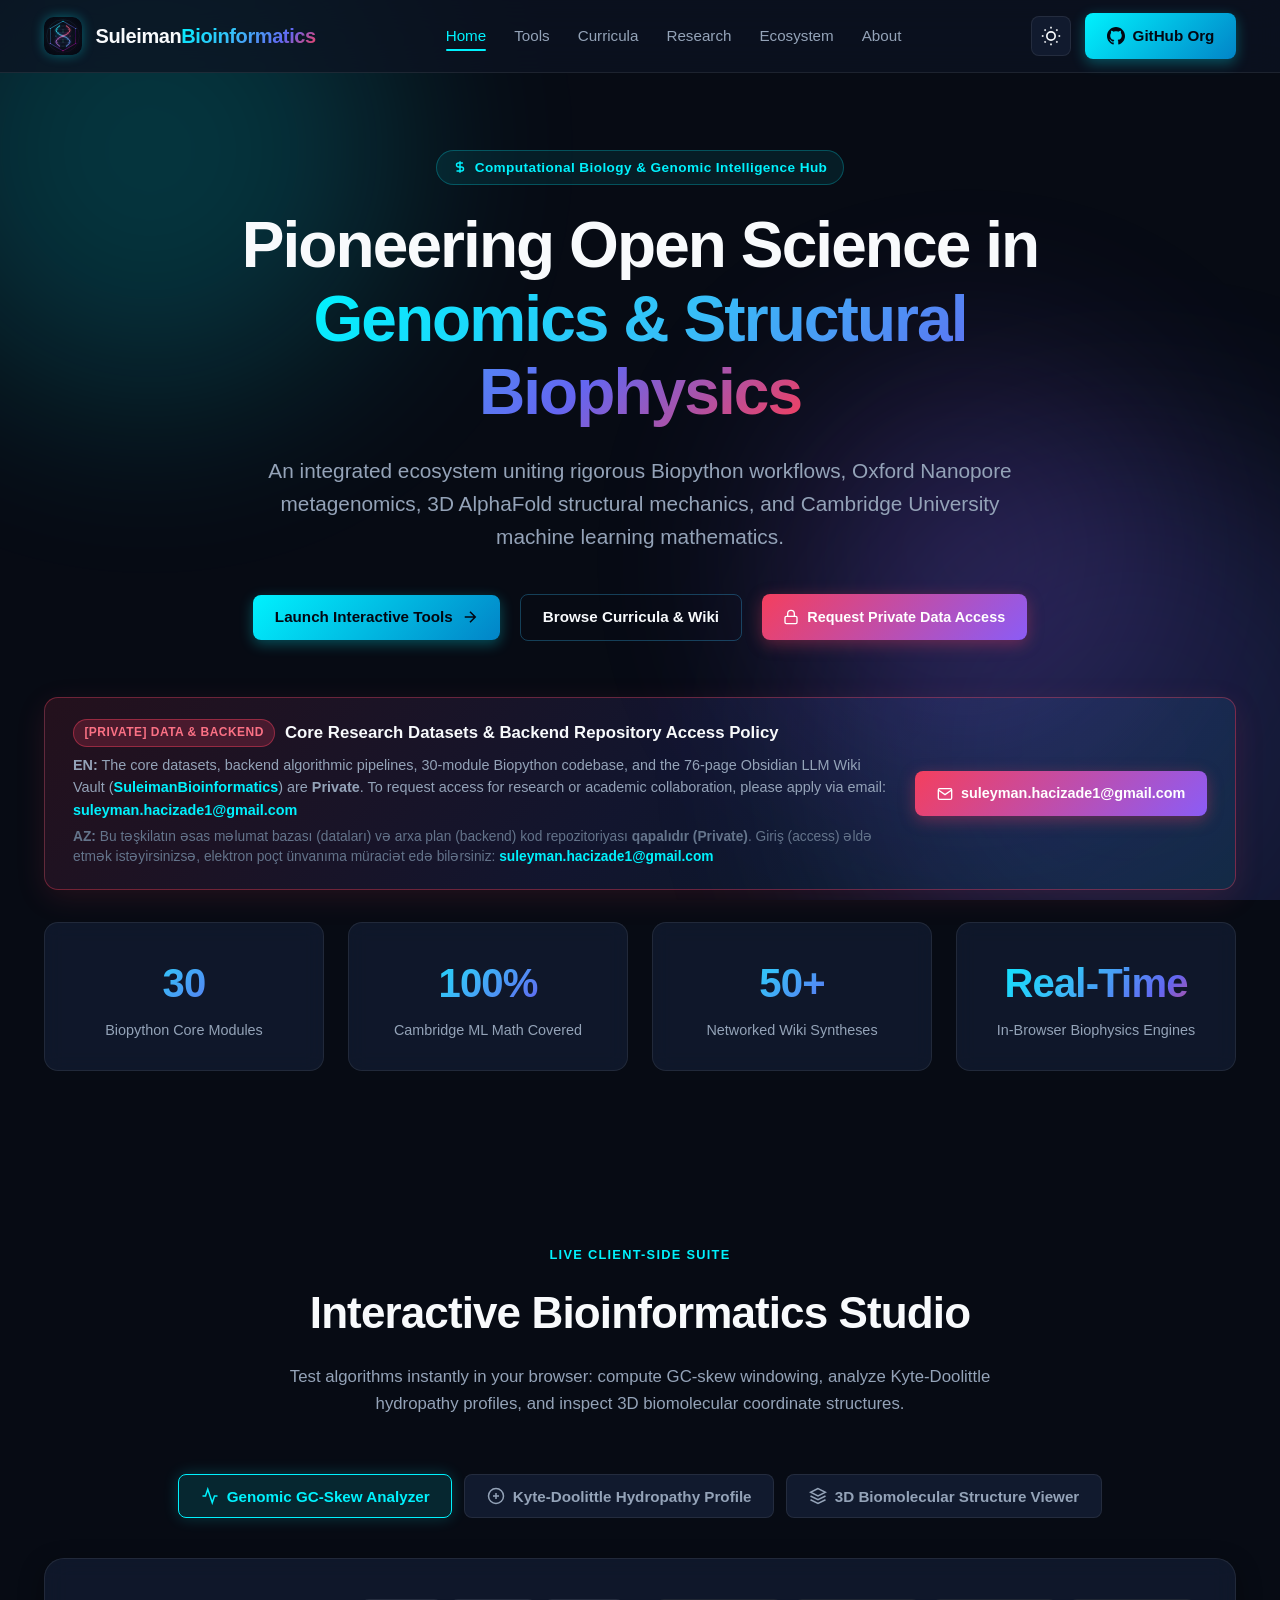
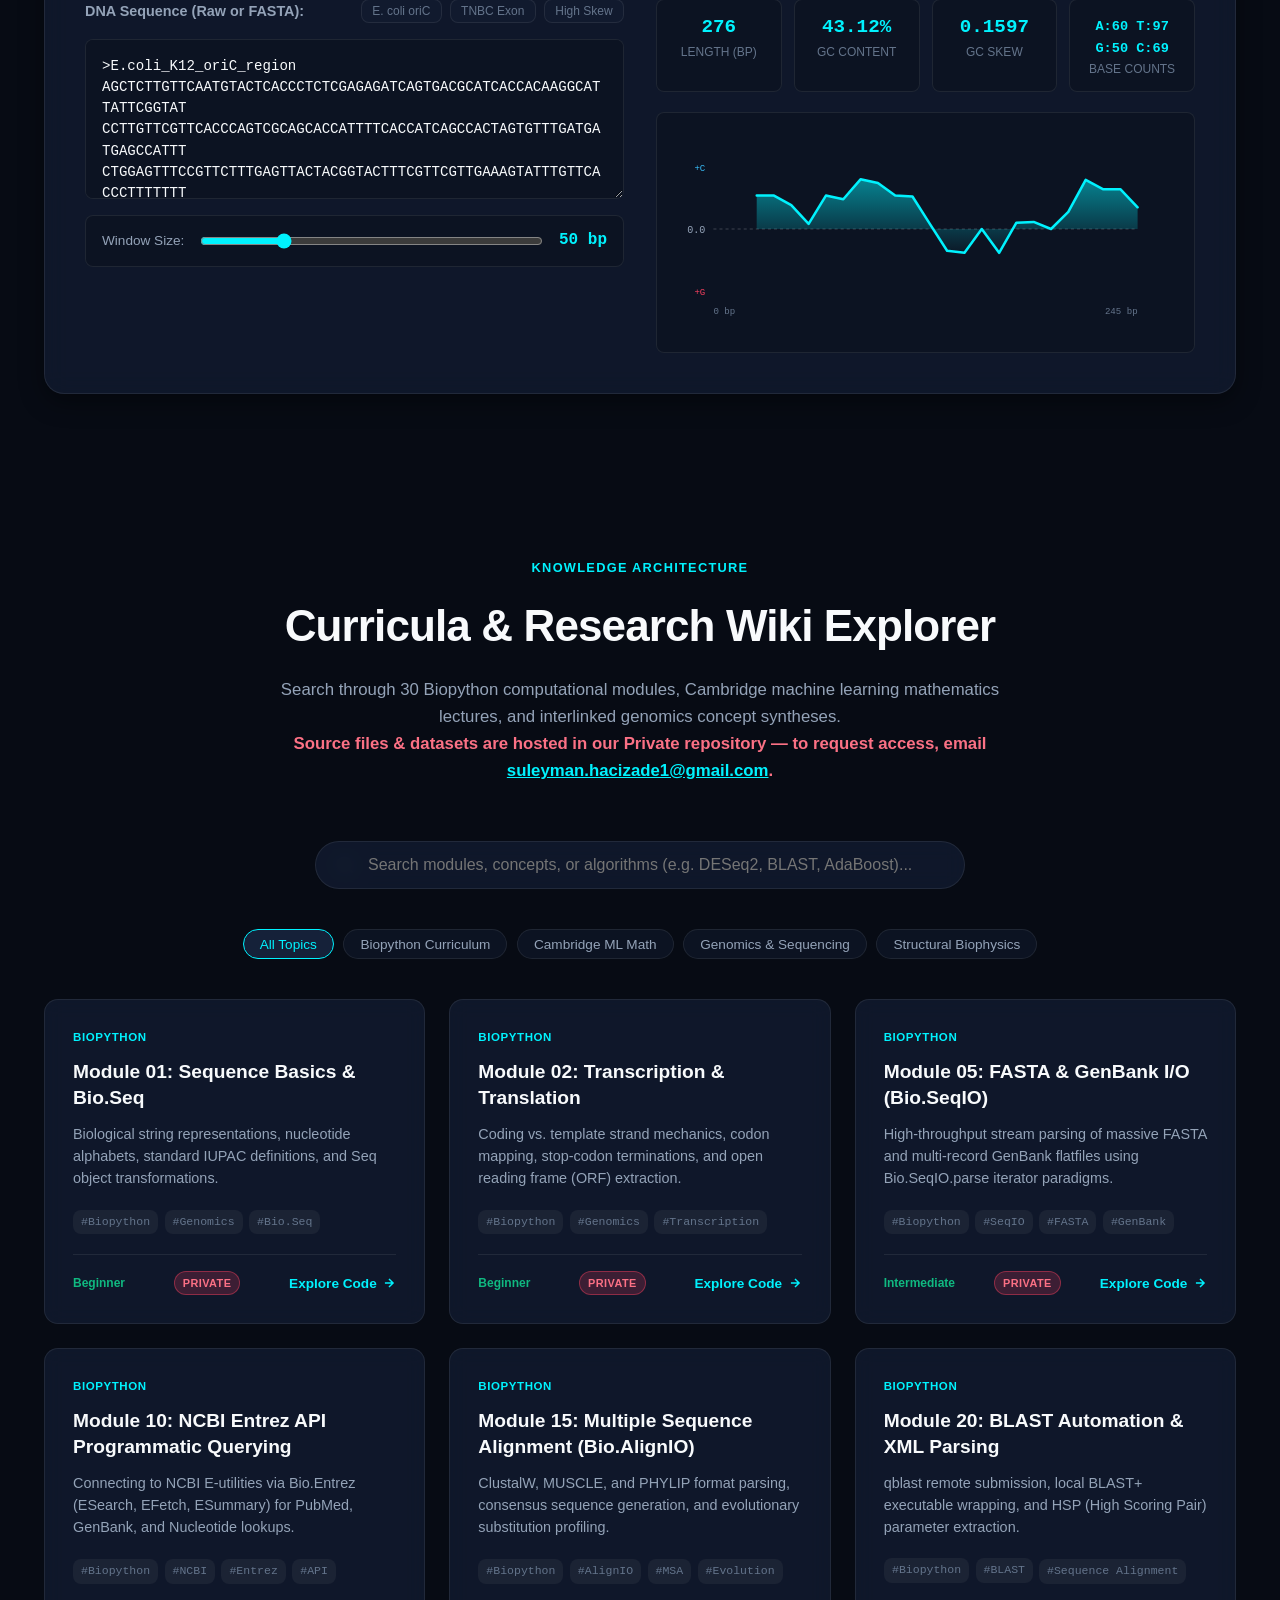
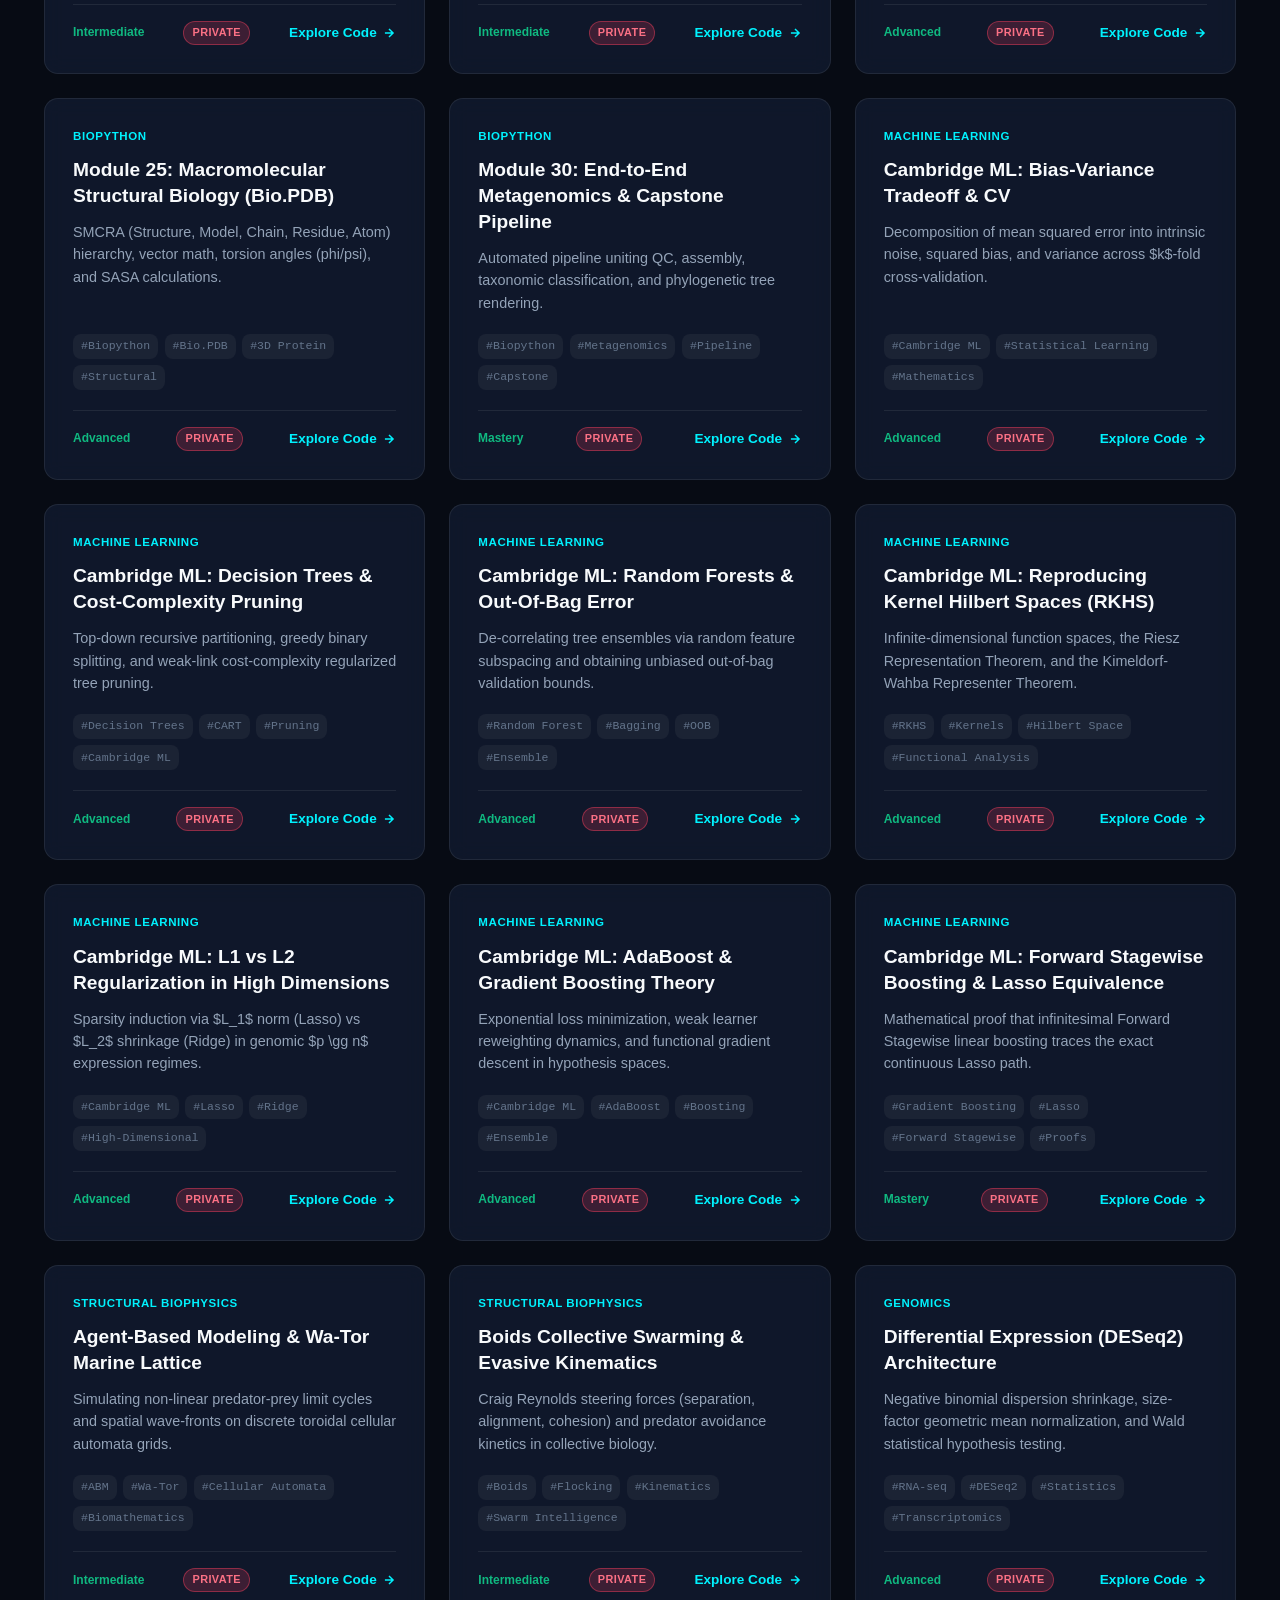
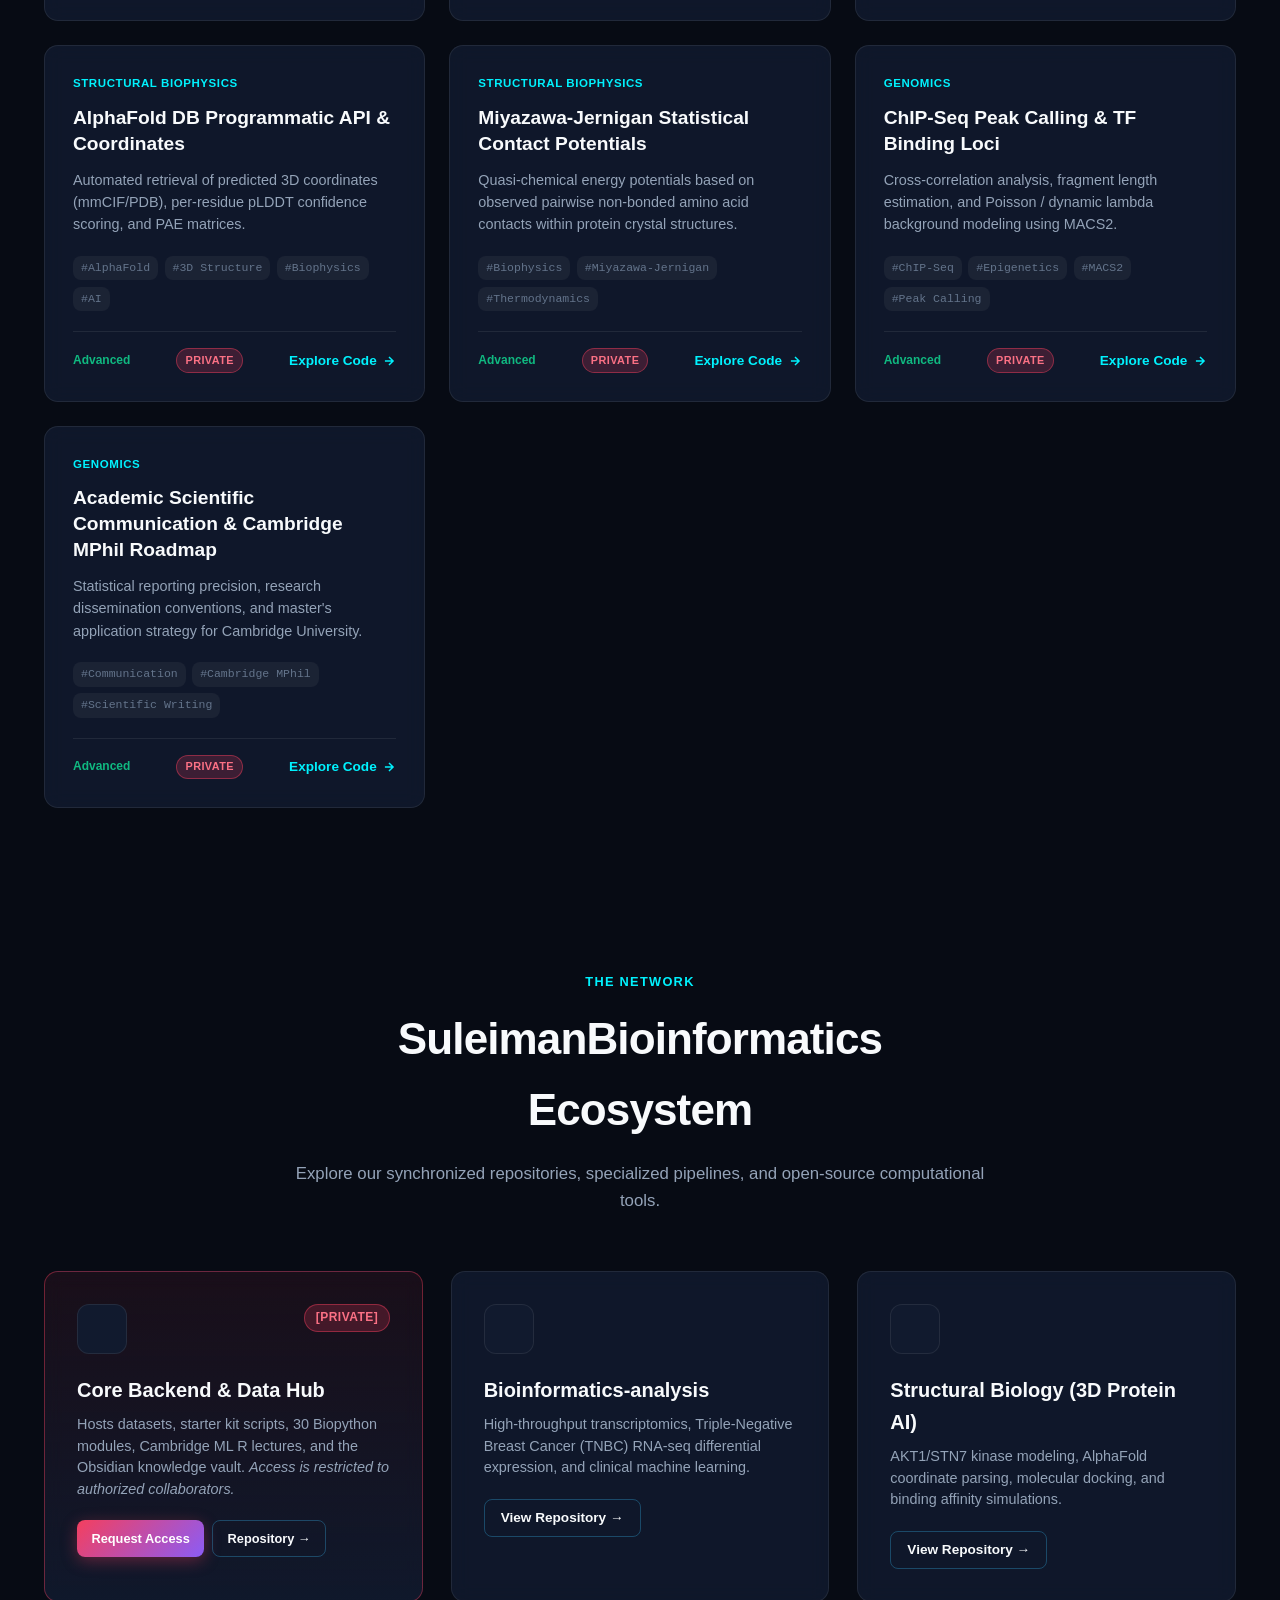
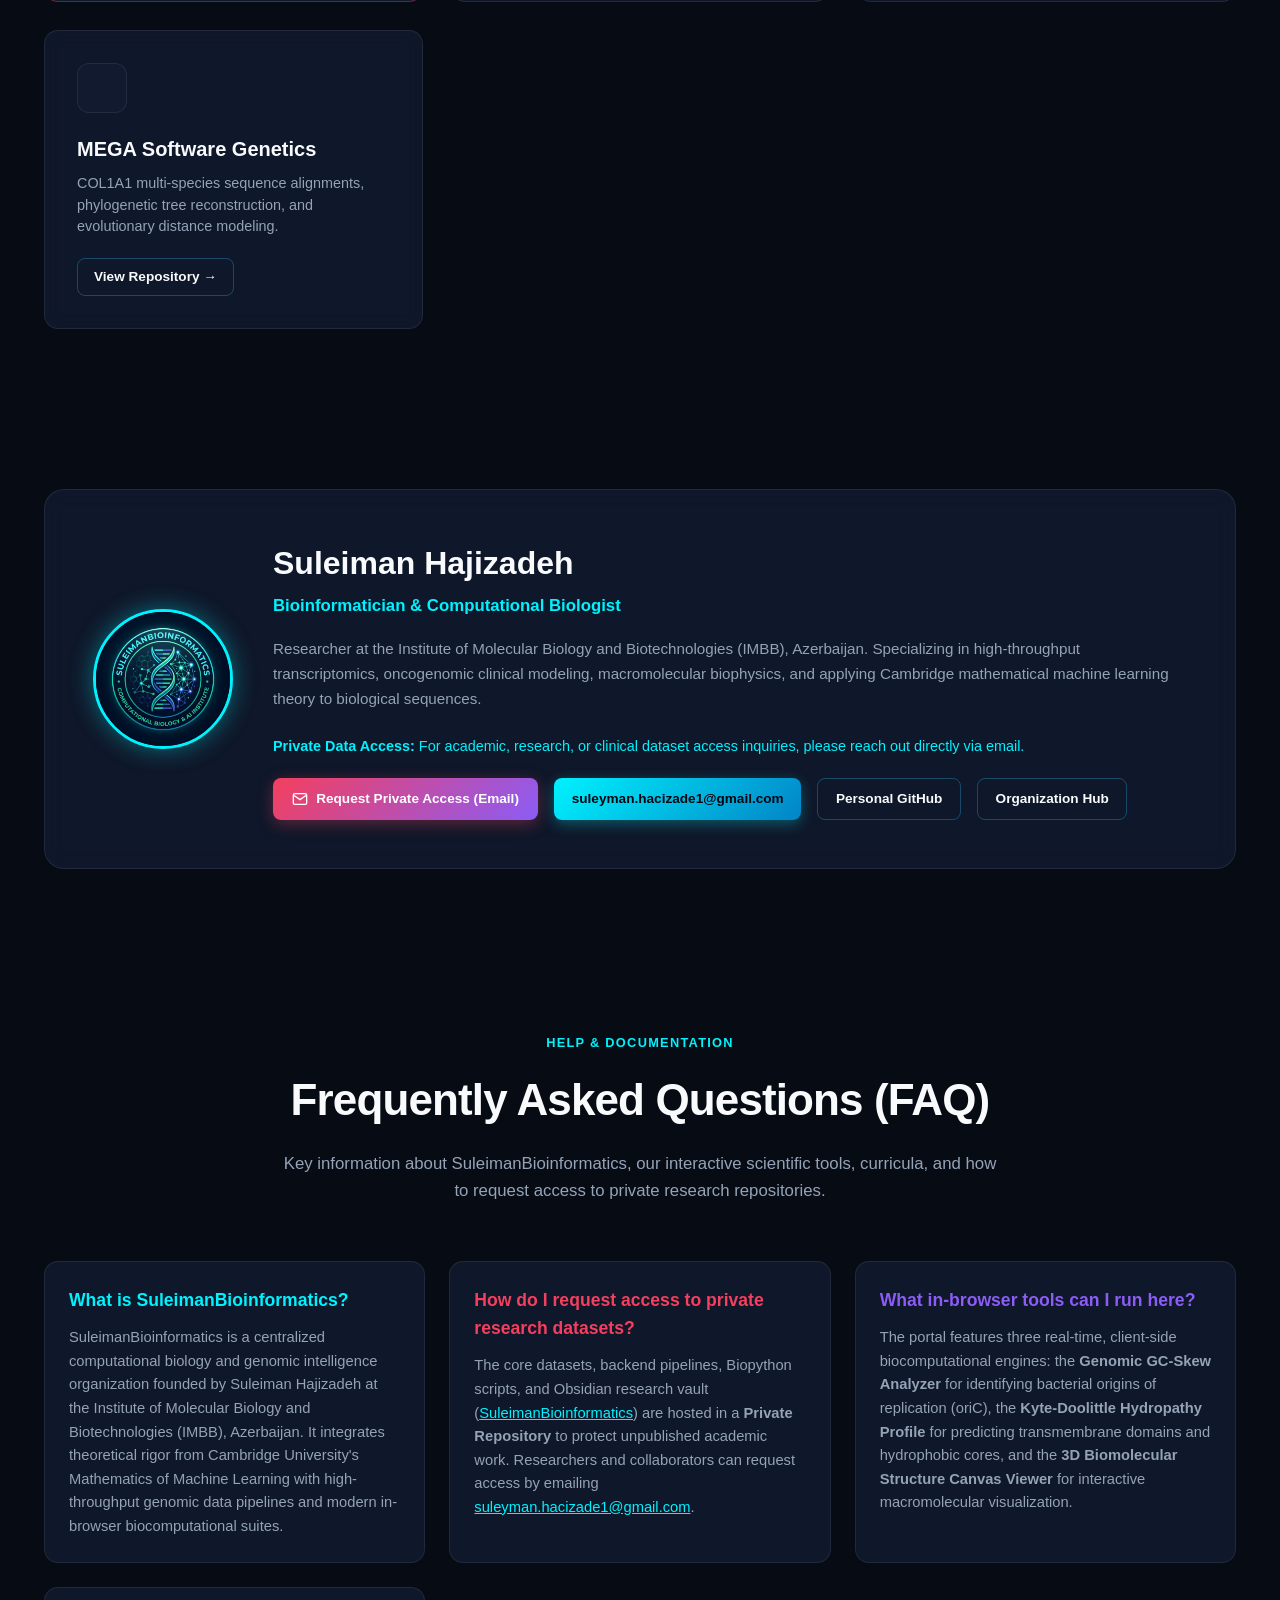
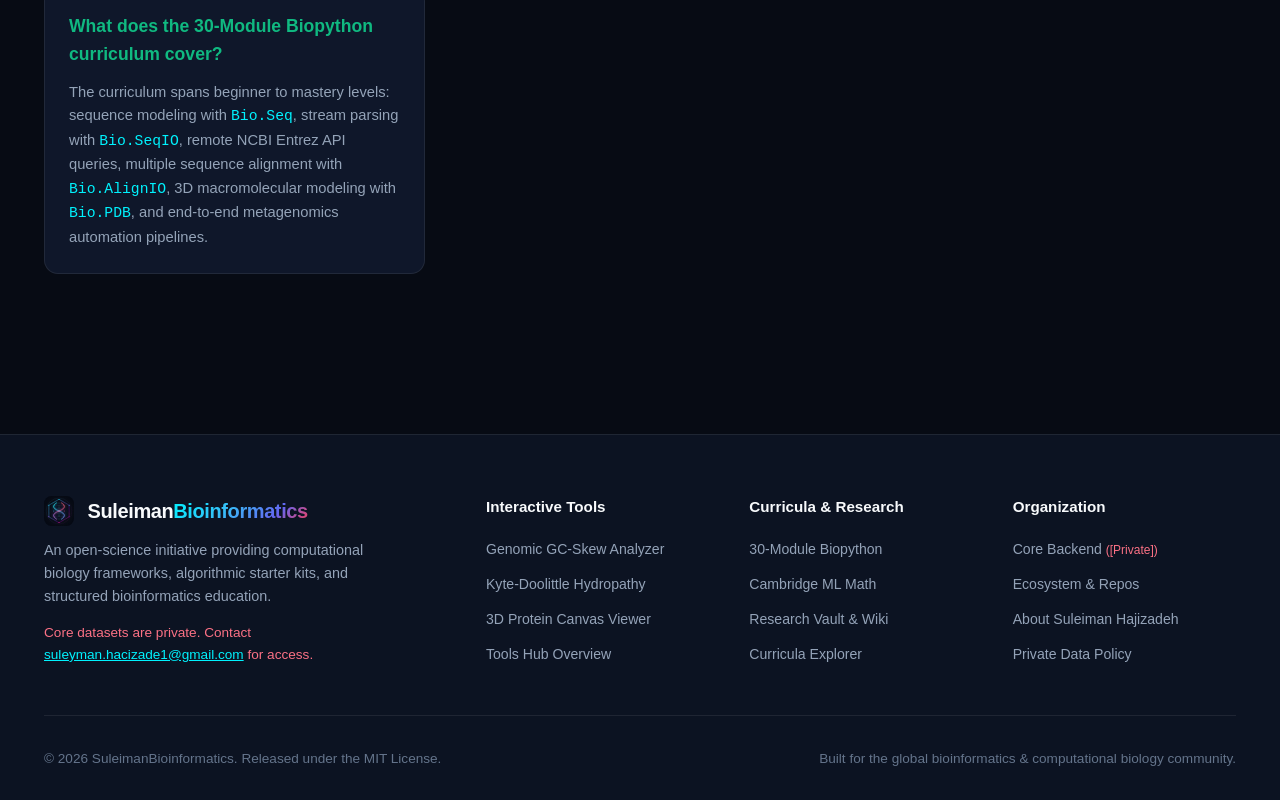
<file: index.html>
<!DOCTYPE html>
<html lang="en" data-theme="dark" prefix="og: http://ogp.me/ns#">
<head>
  <meta charset="UTF-8" />
  <meta name="viewport" content="width=device-width, initial-scale=1.0" />
  
  <!-- Primary SEO Meta Tags -->
  <title>SuleimanBioinformatics | Computational Biology, Genomic Intelligence & Biophysics Hub</title>
  <meta name="title" content="SuleimanBioinformatics | Computational Biology, Genomic Intelligence & Biophysics Hub" />
  <meta name="description" content="Centralized open-science hub for computational genomics, Kyte-Doolittle hydropathy, GC-skew replication origin analysis, 3D molecular structures, 30-module Biopython curriculum, and Cambridge University machine learning mathematics." />
  <meta name="keywords" content="SuleimanBioinformatics, Suleiman Hajizadeh, Süleyman Hacızadə, Bioinformatics, Computational Biology, Genomic Intelligence, Biopython, AlphaFold, Machine Learning, Kyte-Doolittle, GC Skew, Cambridge ML Mathematics, DESeq2, ChIP-Seq, IMBB Azerbaijan, Structural Biology, Cancer Genomics, TNBC" />
  <meta name="author" content="Suleiman Hajizadeh" />
  <link rel="canonical" href="https://suleimanbioinformatics.github.io/" />

  <!-- Crawling & Search Engine Directives -->
  <meta name="robots" content="index, follow, max-snippet:-1, max-image-preview:large, max-video-preview:-1" />
  <meta name="googlebot" content="index, follow, max-snippet:-1, max-image-preview:large, max-video-preview:-1" />
  <meta name="bingbot" content="index, follow, max-snippet:-1, max-image-preview:large, max-video-preview:-1" />

  <!-- Geographic & Language Meta -->
  <meta name="geo.region" content="AZ" />
  <meta name="geo.placename" content="Baku" />
  <meta name="geo.position" content="40.4093;49.8671" />
  <meta name="ICBM" content="40.4093, 49.8671" />
  <meta name="language" content="English, Azerbaijani" />

  <!-- Open Graph / Facebook -->
  <meta property="og:type" content="website" />
  <meta property="og:site_name" content="SuleimanBioinformatics" />
  <meta property="og:title" content="SuleimanBioinformatics | Computational Biology & Genomic Intelligence Hub" />
  <meta property="og:description" content="Pioneering open science in computational biology, interactive in-browser biophysics engines, Biopython curricula, and Cambridge ML mathematics." />
  <meta property="og:url" content="https://suleimanbioinformatics.github.io/" />
  <meta property="og:image" content="https://suleimanbioinformatics.github.io/assets/logo-emblem.png" />
  <meta property="og:image:secure_url" content="https://suleimanbioinformatics.github.io/assets/logo-emblem.png" />
  <meta property="og:image:width" content="512" />
  <meta property="og:image:height" content="512" />
  <meta property="og:image:alt" content="SuleimanBioinformatics Emblem Logo" />
  <meta property="og:locale" content="en_US" />
  <meta property="og:locale:alternate" content="az_AZ" />

  <!-- Twitter Card -->
  <meta name="twitter:card" content="summary_large_image" />
  <meta name="twitter:site" content="@SuleimanHajizadeh" />
  <meta name="twitter:creator" content="@SuleimanHajizadeh" />
  <meta name="twitter:title" content="SuleimanBioinformatics | Computational Biology & Genomic Intelligence Hub" />
  <meta name="twitter:description" content="In-browser GC-skew and Kyte-Doolittle calculators, 3D molecular canvas, 30 Biopython modules, and Cambridge ML mathematics proofs." />
  <meta name="twitter:image" content="https://suleimanbioinformatics.github.io/assets/logo-emblem.png" />

  <!-- Icons & Web App Manifest -->
  <link rel="icon" type="image/svg+xml" href="favicon.svg" />
  <link rel="icon" type="image/png" sizes="64x64" href="favicon.png" />
  <link rel="apple-touch-icon" sizes="180x180" href="apple-touch-icon.png" />
  <link rel="manifest" href="manifest.json" />
  <meta name="theme-color" content="#00f2fe" />
  <meta name="apple-mobile-web-app-title" content="SuleimanBio" />
  <meta name="application-name" content="SuleimanBioinformatics" />

  <!-- Structured Data (Schema.org JSON-LD Graph for Enterprise SEO) -->
  <script type="application/ld+json">
  {
    "@context": "https://schema.org",
    "@graph": [
      {
        "@type": "Organization",
        "@id": "https://suleimanbioinformatics.github.io/#organization",
        "name": "SuleimanBioinformatics",
        "alternateName": [
          "Suleiman Bioinformatics",
          "Süleyman Bioinformatika",
          "SuleimanBioinformatics Organization",
          "SuleimanBio"
        ],
        "url": "https://suleimanbioinformatics.github.io/",
        "logo": "https://suleimanbioinformatics.github.io/assets/logo-icon.svg",
        "image": "https://suleimanbioinformatics.github.io/assets/logo-emblem.png",
        "description": "Centralized open-science organization dedicated to advancing computational biology, genomic intelligence, macromolecular biophysics, and mathematical machine learning.",
        "founder": {
          "@type": "Person",
          "@id": "https://suleimanbioinformatics.github.io/#founder",
          "name": "Suleiman Hajizadeh",
          "alternateName": ["Süleyman Hacızadə", "Suleiman Hacizade"],
          "jobTitle": "Bioinformatician & Computational Biologist",
          "worksFor": {
            "@type": "Organization",
            "name": "Institute of Molecular Biology and Biotechnologies (IMBB), Azerbaijan"
          },
          "email": "suleyman.hacizade1@gmail.com",
          "url": "https://github.com/SuleimanHajizadeh",
          "sameAs": [
            "https://github.com/SuleimanHajizadeh",
            "https://github.com/SuleimanBioinformatics"
          ]
        },
        "sameAs": [
          "https://github.com/SuleimanBioinformatics",
          "https://github.com/SuleimanBioinformatics/SuleimanBioinformatics.github.io",
          "https://github.com/SuleimanBioinformatics/SuleimanBioinformatics"
        ],
        "contactPoint": {
          "@type": "ContactPoint",
          "email": "suleyman.hacizade1@gmail.com",
          "contactType": "research collaboration and private dataset access",
          "availableLanguage": ["English", "Azerbaijani", "Russian"]
        }
      },
      {
        "@type": "WebSite",
        "@id": "https://suleimanbioinformatics.github.io/#website",
        "url": "https://suleimanbioinformatics.github.io/",
        "name": "SuleimanBioinformatics",
        "publisher": {
          "@id": "https://suleimanbioinformatics.github.io/#organization"
        },
        "potentialAction": {
          "@type": "SearchAction",
          "target": "https://suleimanbioinformatics.github.io/?q={search_term_string}",
          "query-input": "required name=search_term_string"
        }
      },
      {
        "@type": "WebApplication",
        "@id": "https://suleimanbioinformatics.github.io/#gc-skew-tool",
        "name": "Genomic GC-Skew Analyzer & Bacterial OriC Finder",
        "applicationCategory": "ScientificApplication",
        "operatingSystem": "All modern browsers",
        "url": "https://suleimanbioinformatics.github.io/tools/gc-skew/",
        "browserRequirements": "Requires JavaScript. Requires HTML5 Canvas & SVG.",
        "description": "Calculates sliding-window GC-skew (C-G)/(C+G), nucleotide frequencies, and replication origin (oriC) minimum inflection coordinates for genomic sequences.",
        "offers": {
          "@type": "Offer",
          "price": "0",
          "priceCurrency": "USD"
        }
      },
      {
        "@type": "WebApplication",
        "@id": "https://suleimanbioinformatics.github.io/#hydropathy-tool",
        "name": "Kyte-Doolittle Hydropathy Profile & Transmembrane Domain Predictor",
        "applicationCategory": "ScientificApplication",
        "operatingSystem": "All modern browsers",
        "url": "https://suleimanbioinformatics.github.io/tools/hydropathy/",
        "browserRequirements": "Requires JavaScript. Requires HTML5 Canvas & SVG.",
        "description": "Computes amino acid hydropathy scores with dynamic window radii (2w+1) and visualizes transmembrane helices surpassing the +1.6 Kyte-Doolittle threshold.",
        "offers": {
          "@type": "Offer",
          "price": "0",
          "priceCurrency": "USD"
        }
      },
      {
        "@type": "WebApplication",
        "@id": "https://suleimanbioinformatics.github.io/#protein-3d-tool",
        "name": "3D Biomolecular Structure Canvas Viewer",
        "applicationCategory": "ScientificApplication",
        "operatingSystem": "All modern browsers",
        "url": "https://suleimanbioinformatics.github.io/tools/protein-3d/",
        "browserRequirements": "Requires JavaScript. Requires HTML5 Canvas.",
        "description": "Interactive client-side 3D renderer displaying macromolecular coordinates (Insulin 1COH, Alpha-helix, DNA double helix) with real-time orbit rotation and zoom.",
        "offers": {
          "@type": "Offer",
          "price": "0",
          "priceCurrency": "USD"
        }
      },
      {
        "@type": "Course",
        "@id": "https://suleimanbioinformatics.github.io/#biopython-curriculum",
        "name": "30-Module Comprehensive Biopython Curriculum",
        "description": "Systematic computational genomics and structural biology curriculum from Bio.Seq, NCBI Entrez, AlignIO MSA to Bio.PDB structural mechanics and metagenomic pipelines.",
        "provider": {
          "@id": "https://suleimanbioinformatics.github.io/#organization"
        },
        "hasCourseInstance": {
          "@type": "CourseInstance",
          "courseMode": "online",
          "courseWorkload": "PT60H"
        }
      },
      {
        "@type": "Course",
        "@id": "https://suleimanbioinformatics.github.io/#cambridge-ml-curriculum",
        "name": "Cambridge University Mathematics of Machine Learning Series",
        "description": "Rigorous theoretical lecture notes, mathematical proofs, and R implementations covering regularized estimation (L1 vs L2), bias-variance tradeoff, AdaBoost, and gradient boosting trees.",
        "provider": {
          "@id": "https://suleimanbioinformatics.github.io/#organization"
        }
      },
      {
        "@type": "FAQPage",
        "@id": "https://suleimanbioinformatics.github.io/#faq",
        "mainEntity": [
          {
            "@type": "Question",
            "name": "What is SuleimanBioinformatics?",
            "acceptedAnswer": {
              "@type": "Answer",
              "text": "SuleimanBioinformatics is a centralized computational biology and genomic intelligence organization founded by Suleiman Hajizadeh at the Institute of Molecular Biology and Biotechnologies (IMBB), Azerbaijan. It bridges high-throughput bioinformatics workflows with rigorous Cambridge University machine learning mathematics."
            }
          },
          {
            "@type": "Question",
            "name": "How can I request access to the private research datasets and backend code?",
            "acceptedAnswer": {
              "@type": "Answer",
              "text": "The core datasets, algorithmic starter kits, Biopython curriculum scripts, and Obsidian research vault are hosted in the Private repository 'SuleimanBioinformatics/SuleimanBioinformatics'. To request access for academic or research collaboration, email suleyman.hacizade1@gmail.com."
            }
          },
          {
            "@type": "Question",
            "name": "What interactive tools are available on SuleimanBioinformatics?",
            "acceptedAnswer": {
              "@type": "Answer",
              "text": "SuleimanBioinformatics features three real-time in-browser scientific tools: the Genomic GC-Skew Analyzer for detecting bacterial replication origins (oriC), the Kyte-Doolittle Hydropathy Profile Calculator for transmembrane helix identification, and an interactive 3D Biomolecular Structure Canvas Viewer."
            }
          },
          {
            "@type": "Question",
            "name": "What topics are covered in the 30-Module Biopython curriculum?",
            "acceptedAnswer": {
              "@type": "Answer",
              "text": "The curriculum covers sequence modeling with Bio.Seq, stream parsing with Bio.SeqIO, remote NCBI Entrez API queries, multiple sequence alignment with Bio.AlignIO, macromolecular structural biology with Bio.PDB (SMCRA hierarchy and torsion angles), and automated metagenomic pipelines."
            }
          }
        ]
      }
    ]
  }
  </script>

  <!-- Stylesheet -->
  <link rel="stylesheet" href="css/style.css" />
</head>
<body>
  <!-- Ambient Glow Background -->
  <div class="bg-atmosphere" aria-hidden="true">
    <div class="glow-orb orb-1"></div>
    <div class="glow-orb orb-2"></div>
    <div class="glow-orb orb-3"></div>
  </div>

  <!-- Header & Navigation -->
  <header class="navbar">
    <div class="container navbar-inner">
      <a href="#hero" class="brand-link" aria-label="SuleimanBioinformatics Home">
        <img src="assets/logo-icon.svg" alt="SuleimanBioinformatics Logo" class="brand-logo-img" />
        <span>Suleiman<span class="brand-title-accent">Bioinformatics</span></span>
      </a>

      <nav aria-label="Main Navigation">
        <ul class="nav-links">
          <li><a href="#hero" class="nav-link active">Home</a></li>
          <li><a href="tools/" class="nav-link">Tools</a></li>
          <li><a href="curricula/" class="nav-link">Curricula</a></li>
          <li><a href="research/" class="nav-link">Research</a></li>
          <li><a href="ecosystem/" class="nav-link">Ecosystem</a></li>
          <li><a href="about/" class="nav-link">About</a></li>
        </ul>
      </nav>

      <div class="nav-actions">
        <button id="themeToggleBtn" class="btn-icon" aria-label="Toggle theme">
          <svg width="20" height="20" viewBox="0 0 24 24" fill="none" stroke="currentColor" stroke-width="2"><circle cx="12" cy="12" r="5"></circle><line x1="12" y1="1" x2="12" y2="3"></line><line x1="12" y1="21" x2="12" y2="23"></line><line x1="4.22" y1="4.22" x2="5.64" y2="5.64"></line><line x1="18.36" y1="18.36" x2="19.78" y2="19.78"></line><line x1="1" y1="12" x2="3" y2="12"></line><line x1="21" y1="12" x2="23" y2="12"></line><line x1="4.22" y1="19.78" x2="5.64" y2="18.36"></line><line x1="18.36" y1="5.64" x2="19.78" y2="4.22"></line></svg>
        </button>

        <a href="https://github.com/SuleimanBioinformatics" target="_blank" rel="noopener noreferrer" class="btn-primary" aria-label="View on GitHub">
          <svg width="18" height="18" viewBox="0 0 24 24" fill="currentColor"><path d="M12 0c-6.626 0-12 5.373-12 12 0 5.302 3.438 9.8 8.207 11.387.599.111.793-.261.793-.577v-2.234c-3.338.726-4.033-1.416-4.033-1.416-.546-1.387-1.333-1.756-1.333-1.756-1.089-.745.083-.729.083-.729 1.205.084 1.839 1.237 1.839 1.237 1.07 1.834 2.807 1.304 3.492.997.107-.775.418-1.305.762-1.604-2.665-.305-5.467-1.334-5.467-5.931 0-1.311.469-2.381 1.236-3.221-.124-.303-.535-1.524.117-3.176 0 0 1.008-.322 3.301 1.23.957-.266 1.983-.399 3.003-.404 1.02.005 2.047.138 3.006.404 2.291-1.552 3.297-1.23 3.297-1.23.653 1.653.242 2.874.118 3.176.77.84 1.235 1.911 1.235 3.221 0 4.609-2.807 5.624-5.479 5.921.43.372.823 1.102.823 2.222v3.293c0 .319.192.694.801.576 4.765-1.589 8.199-6.086 8.199-11.386 0-6.627-5.373-12-12-12z"/></svg>
          GitHub Org
        </a>

        <button class="mobile-nav-toggle btn-icon" aria-label="Toggle navigation menu">
          <svg width="22" height="22" viewBox="0 0 24 24" fill="none" stroke="currentColor" stroke-width="2"><line x1="3" y1="12" x2="21" y2="12"></line><line x1="3" y1="6" x2="21" y2="6"></line><line x1="3" y1="18" x2="21" y2="18"></line></svg>
        </button>
      </div>
    </div>
  </header>

  <main>
    <!-- Hero Section -->
    <section id="hero" class="hero">
      <div class="container">
        <div class="hero-pill">
          <svg width="14" height="14" viewBox="0 0 24 24" fill="none" stroke="currentColor" stroke-width="2.5"><path d="M12 2v20M17 5H9.5a3.5 3.5 0 0 0 0 7h5a3.5 3.5 0 0 1 0 7H6"/></svg>
          Computational Biology & Genomic Intelligence Hub
        </div>

        <h1 class="hero-title">
          Pioneering Open Science in <br />
          <span class="brand-title-accent">Genomics & Structural Biophysics</span>
        </h1>

        <p class="hero-subtitle">
          An integrated ecosystem uniting rigorous Biopython workflows, Oxford Nanopore metagenomics, 3D AlphaFold structural mechanics, and Cambridge University machine learning mathematics.
        </p>

        <div class="hero-cta">
          <a href="#interactive-studio" class="btn-primary">
            Launch Interactive Tools
            <svg width="18" height="18" viewBox="0 0 24 24" fill="none" stroke="currentColor" stroke-width="2"><path d="M5 12h14M12 5l7 7-7 7"/></svg>
          </a>
          <a href="#curricula" class="btn-outline">
            Browse Curricula &amp; Wiki
          </a>
          <a href="mailto:suleyman.hacizade1@gmail.com?subject=Access%20Request%20-%20SuleimanBioinformatics%20Private%20Repository" class="btn-request-access">
            <svg width="16" height="16" viewBox="0 0 24 24" fill="none" stroke="currentColor" stroke-width="2"><rect x="3" y="11" width="18" height="11" rx="2" ry="2"></rect><path d="M7 11V7a5 5 0 0 1 10 0v4"></path></svg>
            Request Private Data Access
          </a>
        </div>

        <!-- Private Data & Repository Access Notice Banner -->
        <div class="private-access-banner">
          <div class="private-access-content">
            <div class="private-access-title">
              <span class="private-badge-pill">[Private] Data &amp; Backend</span>
              <span>Core Research Datasets &amp; Backend Repository Access Policy</span>
            </div>
            <p class="private-access-desc">
              <strong>EN:</strong> The core datasets, backend algorithmic pipelines, 30-module Biopython codebase, and the 76-page Obsidian LLM Wiki Vault (<a href="https://github.com/SuleimanBioinformatics/SuleimanBioinformatics" target="_blank" rel="noopener noreferrer">SuleimanBioinformatics</a>) are <strong>Private</strong>. To request access for research or academic collaboration, please apply via email: <a href="mailto:suleyman.hacizade1@gmail.com?subject=Access%20Request%20-%20SuleimanBioinformatics%20Private%20Repository">suleyman.hacizade1@gmail.com</a>
            </p>
            <p class="private-access-desc-az">
              <strong>AZ:</strong> Bu təşkilatın əsas məlumat bazası (dataları) və arxa plan (backend) kod repozitoriyası <strong>qapalıdır (Private)</strong>. Giriş (access) əldə etmək istəyirsinizsə, elektron poçt ünvanıma müraciət edə bilərsiniz: <a href="mailto:suleyman.hacizade1@gmail.com?subject=Access%20Request%20-%20SuleimanBioinformatics%20Private%20Repository">suleyman.hacizade1@gmail.com</a>
            </p>
          </div>
          <div>
            <a href="mailto:suleyman.hacizade1@gmail.com?subject=Access%20Request%20-%20SuleimanBioinformatics%20Private%20Repository" class="btn-request-access">
              <svg width="16" height="16" viewBox="0 0 24 24" fill="none" stroke="currentColor" stroke-width="2"><path d="M4 4h16c1.1 0 2 .9 2 2v12c0 1.1-.9 2-2 2H4c-1.1 0-2-.9-2-2V6c0-1.1.9-2 2-2z"></path><polyline points="22,6 12,13 2,6"></polyline></svg>
              suleyman.hacizade1@gmail.com
            </a>
          </div>
        </div>

        <!-- Metric Stats -->
        <div class="stats-grid">
          <div class="stat-card">
            <div class="stat-number">30</div>
            <div class="stat-label">Biopython Core Modules</div>
          </div>
          <div class="stat-card">
            <div class="stat-number">100%</div>
            <div class="stat-label">Cambridge ML Math Covered</div>
          </div>
          <div class="stat-card">
            <div class="stat-number">50+</div>
            <div class="stat-label">Networked Wiki Syntheses</div>
          </div>
          <div class="stat-card">
            <div class="stat-number">Real-Time</div>
            <div class="stat-label">In-Browser Biophysics Engines</div>
          </div>
        </div>
      </div>
    </section>

    <!-- Interactive Live Studio Section -->
    <section id="interactive-studio" class="section">
      <div class="container">
        <div class="section-header">
          <span class="section-badge">Live Client-Side Suite</span>
          <h2 class="section-title">Interactive Bioinformatics Studio</h2>
          <p class="section-desc">Test algorithms instantly in your browser: compute GC-skew windowing, analyze Kyte-Doolittle hydropathy profiles, and inspect 3D biomolecular coordinate structures.</p>
        </div>

        <!-- Studio Tab Controls -->
        <div class="tools-tabs" role="tablist">
          <button class="tool-tab-btn active" data-target="tabGenomics" role="tab" aria-selected="true">
            <svg width="18" height="18" viewBox="0 0 24 24" fill="none" stroke="currentColor" stroke-width="2"><polyline points="22 12 18 12 15 21 9 3 6 12 2 12"></polyline></svg>
            Genomic GC-Skew Analyzer
          </button>
          <button class="tool-tab-btn" data-target="tabHydropathy" role="tab" aria-selected="false">
            <svg width="18" height="18" viewBox="0 0 24 24" fill="none" stroke="currentColor" stroke-width="2"><circle cx="12" cy="12" r="10"></circle><path d="M8 12h8"></path><path d="M12 8v8"></path></svg>
            Kyte-Doolittle Hydropathy Profile
          </button>
          <button class="tool-tab-btn" data-target="tabProtein3D" role="tab" aria-selected="false">
            <svg width="18" height="18" viewBox="0 0 24 24" fill="none" stroke="currentColor" stroke-width="2"><polygon points="12 2 2 7 12 12 22 7 12 2"></polygon><polyline points="2 17 12 22 22 17"></polyline><polyline points="2 12 12 17 22 12"></polyline></svg>
            3D Biomolecular Structure Viewer
          </button>
        </div>

        <!-- Panel 1: Genomic Analyzer -->
        <div id="tabGenomics" class="tool-panel active" role="tabpanel">
          <div class="tool-grid">
            <div class="tool-input-group">
              <div class="input-label">
                <span>DNA Sequence (Raw or FASTA):</span>
                <div class="preset-btns">
                  <button class="preset-btn" data-dna-preset="ecoli_ori">E. coli oriC</button>
                  <button class="preset-btn" data-dna-preset="tnbc_exon">TNBC Exon</button>
                  <button class="preset-btn" data-dna-preset="synthetic_skew">High Skew</button>
                </div>
              </div>
              <textarea id="genomicSeqInput" class="sequence-textarea" spellcheck="false" placeholder="Paste FASTA or raw DNA sequence..."></textarea>

              <div class="slider-group">
                <label for="gcWindowSlider" style="font-size:0.85rem;color:var(--text-secondary);">Window Size:</label>
                <input type="range" id="gcWindowSlider" min="20" max="150" step="10" value="50" />
                <span id="gcWindowVal" class="slider-val">50 bp</span>
              </div>
            </div>

            <div class="tool-output">
              <div class="metrics-summary-row">
                <div class="mini-metric">
                  <div id="metricSeqLen" class="mini-metric-val">0</div>
                  <div class="mini-metric-lbl">Length (bp)</div>
                </div>
                <div class="mini-metric">
                  <div id="metricGCContent" class="mini-metric-val">0%</div>
                  <div class="mini-metric-lbl">GC Content</div>
                </div>
                <div class="mini-metric">
                  <div id="metricGCSkew" class="mini-metric-val">0.00</div>
                  <div class="mini-metric-lbl">GC Skew</div>
                </div>
                <div class="mini-metric">
                  <div id="metricBaseCounts" class="mini-metric-val" style="font-size:0.85rem;padding-top:4px;">-</div>
                  <div class="mini-metric-lbl">Base Counts</div>
                </div>
              </div>

              <!-- SVG Chart -->
              <div class="chart-wrapper">
                <div id="gcSkewChartBox"></div>
              </div>
            </div>
          </div>
        </div>

        <!-- Panel 2: Kyte-Doolittle Hydropathy Profile -->
        <div id="tabHydropathy" class="tool-panel" role="tabpanel">
          <div class="tool-grid">
            <div class="tool-input-group">
              <div class="input-label">
                <span>Amino Acid Sequence:</span>
                <div class="preset-btns">
                  <button class="preset-btn" data-pep-preset="insulin_a">Insulin Chain A</button>
                  <button class="preset-btn" data-pep-preset="transmembrane">Transmembrane</button>
                  <button class="preset-btn" data-pep-preset="signal_peptide">Signal Peptide</button>
                </div>
              </div>
              <textarea id="peptideSeqInput" class="sequence-textarea" spellcheck="false" placeholder="Paste 1-letter amino acid sequence..."></textarea>

              <div class="slider-group">
                <label for="kdWindowSlider" style="font-size:0.85rem;color:var(--text-secondary);">Window Radius ($2w+1$):</label>
                <input type="range" id="kdWindowSlider" min="5" max="21" step="2" value="9" />
                <span id="kdWindowVal" class="slider-val">9 aa</span>
              </div>
            </div>

            <div class="tool-output">
              <div class="metrics-summary-row">
                <div class="mini-metric">
                  <div id="metricPepLen" class="mini-metric-val">0</div>
                  <div class="mini-metric-lbl">Residues</div>
                </div>
                <div class="mini-metric">
                  <div id="metricAvgHydropathy" class="mini-metric-val">0.00</div>
                  <div class="mini-metric-lbl">Mean Hydropathy</div>
                </div>
                <div class="mini-metric">
                  <div id="metricMaxPeak" class="mini-metric-val">0.00</div>
                  <div class="mini-metric-lbl">Max Peak</div>
                </div>
              </div>

              <!-- SVG Chart -->
              <div class="chart-wrapper">
                <div id="hydropathyChartBox"></div>
              </div>
            </div>
          </div>
        </div>

        <!-- Panel 3: 3D Protein Canvas Viewer -->
        <div id="tabProtein3D" class="tool-panel" role="tabpanel">
          <div class="protein-viewer-box">
            <canvas id="proteinCanvas3D" class="protein-canvas"></canvas>

            <div class="viewer-overlay">
              <span id="viewerStructLabel" class="viewer-tag">Human Insulin (1COH Model)</span>
              <span class="viewer-tag" style="color:var(--text-muted);font-size:0.75rem;">Interactive 3D: Click &amp; Drag to Rotate · Scroll to Zoom</span>
            </div>

            <div class="viewer-controls">
              <button class="viewer-btn active" data-struct-preset="insulin">Insulin (1COH)</button>
              <button class="viewer-btn" data-struct-preset="helix">Alpha Helix</button>
              <button class="viewer-btn" data-struct-preset="dna">DNA Double Helix</button>
              <button id="resetViewBtn" class="viewer-btn" title="Reset View">Reset View</button>
            </div>
          </div>
        </div>
      </div>
    </section>

    <!-- Curricula & Research Wiki Knowledge Explorer -->
    <section id="curricula" class="section">
      <div class="container">
        <div class="section-header">
          <span class="section-badge">Knowledge Architecture</span>
          <h2 class="section-title">Curricula &amp; Research Wiki Explorer</h2>
          <p class="section-desc">Search through 30 Biopython computational modules, Cambridge machine learning mathematics lectures, and interlinked genomics concept syntheses. <br /><span style="color:#fb7185;font-weight:600;"> Source files &amp; datasets are hosted in our Private repository — to request access, email <a href="mailto:suleyman.hacizade1@gmail.com?subject=Access%20Request%20-%20SuleimanBioinformatics%20Private%20Repository" style="color:var(--accent-cyan);text-decoration:underline;">suleyman.hacizade1@gmail.com</a>.</span></p>
        </div>

        <!-- Search Bar -->
        <div class="search-bar-wrap">
          <svg class="search-icon" width="20" height="20" viewBox="0 0 24 24" fill="none" stroke="currentColor" stroke-width="2"><circle cx="11" cy="11" r="8"></circle><line x1="21" y1="21" x2="16.65" y2="16.65"></line></svg>
          <input type="text" id="curriculaSearchInput" class="search-input" placeholder="Search modules, concepts, or algorithms (e.g. DESeq2, BLAST, AdaBoost)..." />
        </div>

        <!-- Filter Chips -->
        <div class="category-filter-chips">
          <button class="filter-chip active" data-category="All">All Topics</button>
          <button class="filter-chip" data-category="Biopython">Biopython Curriculum</button>
          <button class="filter-chip" data-category="Machine Learning">Cambridge ML Math</button>
          <button class="filter-chip" data-category="Genomics">Genomics &amp; Sequencing</button>
          <button class="filter-chip" data-category="Structural Biophysics">Structural Biophysics</button>
        </div>

        <!-- Dynamic Card Grid -->
        <div id="curriculaCardsGrid" class="curricula-cards-grid">
          <!-- Dynamically populated from data/curricula.json -->
        </div>
      </div>
    </section>

    <!-- Organization Ecosystem Grid -->
    <section id="ecosystem" class="section">
      <div class="container">
        <div class="section-header">
          <span class="section-badge">The Network</span>
          <h2 class="section-title">SuleimanBioinformatics Ecosystem</h2>
          <p class="section-desc">Explore our synchronized repositories, specialized pipelines, and open-source computational tools.</p>
        </div>

        <div class="ecosystem-grid">
          <div class="eco-card" style="border-color: rgba(244, 63, 94, 0.4); background: linear-gradient(180deg, rgba(244, 63, 94, 0.08) 0%, rgba(17, 26, 46, 0.9) 100%);">
            <div style="display:flex;justify-content:space-between;align-items:flex-start;">
              <div class="eco-icon" style="color:var(--accent-cyan);"></div>
              <span class="private-badge-pill">[Private]</span>
            </div>
            <h3 class="eco-title">Core Backend &amp; Data Hub</h3>
            <p class="eco-desc">Hosts datasets, starter kit scripts, 30 Biopython modules, Cambridge ML R lectures, and the Obsidian knowledge vault. <em>Access is restricted to authorized collaborators.</em></p>
            <div style="display:flex;gap:0.5rem;flex-wrap:wrap;">
              <a href="mailto:suleyman.hacizade1@gmail.com?subject=Access%20Request%20-%20SuleimanBioinformatics%20Private%20Repository" class="btn-request-access" style="font-size:0.8rem;padding:0.45rem 0.9rem;">
                Request Access 
              </a>
              <a href="https://github.com/SuleimanBioinformatics/SuleimanBioinformatics" target="_blank" rel="noopener noreferrer" class="btn-outline" style="font-size:0.8rem;padding:0.45rem 0.9rem;">
                Repository →
              </a>
            </div>
          </div>

          <div class="eco-card">
            <div class="eco-icon" style="color:var(--accent-purple);"></div>
            <h3 class="eco-title">Bioinformatics-analysis</h3>
            <p class="eco-desc">High-throughput transcriptomics, Triple-Negative Breast Cancer (TNBC) RNA-seq differential expression, and clinical machine learning.</p>
            <a href="https://github.com/SuleimanHajizadeh/Bioinformatics-analysis" target="_blank" rel="noopener noreferrer" class="btn-outline" style="font-size:0.85rem;padding:0.45rem 1rem;">
              View Repository →
            </a>
          </div>

          <div class="eco-card">
            <div class="eco-icon" style="color:var(--accent-pink);"></div>
            <h3 class="eco-title">Structural Biology (3D Protein AI)</h3>
            <p class="eco-desc">AKT1/STN7 kinase modeling, AlphaFold coordinate parsing, molecular docking, and binding affinity simulations.</p>
            <a href="https://github.com/SuleimanHajizadeh/computational-structural-biology" target="_blank" rel="noopener noreferrer" class="btn-outline" style="font-size:0.85rem;padding:0.45rem 1rem;">
              View Repository →
            </a>
          </div>

          <div class="eco-card">
            <div class="eco-icon" style="color:var(--accent-emerald);"></div>
            <h3 class="eco-title">MEGA Software Genetics</h3>
            <p class="eco-desc">COL1A1 multi-species sequence alignments, phylogenetic tree reconstruction, and evolutionary distance modeling.</p>
            <a href="https://github.com/SuleimanHajizadeh/MEGA-Software-Molecular-Evolutionary-Genetics-Analysis" target="_blank" rel="noopener noreferrer" class="btn-outline" style="font-size:0.85rem;padding:0.45rem 1rem;">
              View Repository →
            </a>
          </div>
        </div>
      </div>
    </section>

    <!-- Leadership & About -->
    <section id="leadership" class="section">
      <div class="container">
        <div class="about-card">
          <div class="profile-avatar-box">
            <img src="assets/logo-emblem.png" alt="SuleimanBioinformatics Emblem" class="profile-avatar-img" />
          </div>

          <div>
            <h2 class="about-name">Suleiman Hajizadeh</h2>
            <div class="about-role">Bioinformatician &amp; Computational Biologist</div>
            <p class="about-bio">
              Researcher at the Institute of Molecular Biology and Biotechnologies (IMBB), Azerbaijan. Specializing in high-throughput transcriptomics, oncogenomic clinical modeling, macromolecular biophysics, and applying Cambridge mathematical machine learning theory to biological sequences.
            </p>
            <p style="font-size:0.9rem;color:var(--accent-cyan);margin-bottom:1.25rem;">
               <strong>Private Data Access:</strong> For academic, research, or clinical dataset access inquiries, please reach out directly via email.
            </p>
            <div class="about-socials">
              <a href="mailto:suleyman.hacizade1@gmail.com?subject=Access%20Request%20-%20SuleimanBioinformatics%20Private%20Repository" class="btn-request-access" style="font-size:0.85rem;padding:0.55rem 1.2rem;">
                <svg width="16" height="16" viewBox="0 0 24 24" fill="none" stroke="currentColor" stroke-width="2"><path d="M4 4h16c1.1 0 2 .9 2 2v12c0 1.1-.9 2-2 2H4c-1.1 0-2-.9-2-2V6c0-1.1.9-2 2-2z"></path><polyline points="22,6 12,13 2,6"></polyline></svg>
                Request Private Access (Email)
              </a>
              <a href="mailto:suleyman.hacizade1@gmail.com" class="btn-primary" style="font-size:0.85rem;padding:0.55rem 1.1rem;">
                suleyman.hacizade1@gmail.com
              </a>
              <a href="https://github.com/SuleimanHajizadeh" target="_blank" rel="noopener noreferrer" class="btn-outline" style="font-size:0.85rem;padding:0.55rem 1.1rem;">
                Personal GitHub
              </a>
              <a href="https://github.com/SuleimanBioinformatics" target="_blank" rel="noopener noreferrer" class="btn-outline" style="font-size:0.85rem;padding:0.55rem 1.1rem;">
                Organization Hub
              </a>
            </div>
          </div>
        </div>
      </div>
    </section>

    <!-- Frequently Asked Questions (FAQ) Section for SEO Rich Snippets -->
    <section id="faq" class="section">
      <div class="container">
        <div class="section-header">
          <span class="section-badge">Help &amp; Documentation</span>
          <h2 class="section-title">Frequently Asked Questions (FAQ)</h2>
          <p class="section-desc">Key information about SuleimanBioinformatics, our interactive scientific tools, curricula, and how to request access to private research repositories.</p>
        </div>

        <div class="faq-grid" style="display:grid;grid-template-columns:repeat(auto-fit, minmax(320px, 1fr));gap:1.5rem;margin-top:2rem;">
          <div class="faq-card" style="background:var(--bg-card);border:1px solid var(--border-subtle);border-radius:var(--radius-md);padding:1.5rem;">
            <h3 style="font-size:1.1rem;color:var(--accent-cyan);margin-bottom:0.75rem;"> What is SuleimanBioinformatics?</h3>
            <p style="color:var(--text-secondary);font-size:0.92rem;line-height:1.6;">
              SuleimanBioinformatics is a centralized computational biology and genomic intelligence organization founded by Suleiman Hajizadeh at the Institute of Molecular Biology and Biotechnologies (IMBB), Azerbaijan. It integrates theoretical rigor from Cambridge University's Mathematics of Machine Learning with high-throughput genomic data pipelines and modern in-browser biocomputational suites.
            </p>
          </div>

          <div class="faq-card" style="background:var(--bg-card);border:1px solid var(--border-subtle);border-radius:var(--radius-md);padding:1.5rem;">
            <h3 style="font-size:1.1rem;color:var(--accent-pink);margin-bottom:0.75rem;"> How do I request access to private research datasets?</h3>
            <p style="color:var(--text-secondary);font-size:0.92rem;line-height:1.6;">
              The core datasets, backend pipelines, Biopython scripts, and Obsidian research vault (<a href="https://github.com/SuleimanBioinformatics/SuleimanBioinformatics" target="_blank" rel="noopener noreferrer" style="color:var(--accent-cyan);">SuleimanBioinformatics</a>) are hosted in a <strong>Private Repository</strong> to protect unpublished academic work. Researchers and collaborators can request access by emailing <a href="mailto:suleyman.hacizade1@gmail.com?subject=Access%20Request%20-%20SuleimanBioinformatics" style="color:var(--accent-cyan);text-decoration:underline;">suleyman.hacizade1@gmail.com</a>.
            </p>
          </div>

          <div class="faq-card" style="background:var(--bg-card);border:1px solid var(--border-subtle);border-radius:var(--radius-md);padding:1.5rem;">
            <h3 style="font-size:1.1rem;color:var(--accent-purple);margin-bottom:0.75rem;"> What in-browser tools can I run here?</h3>
            <p style="color:var(--text-secondary);font-size:0.92rem;line-height:1.6;">
              The portal features three real-time, client-side biocomputational engines: the <strong>Genomic GC-Skew Analyzer</strong> for identifying bacterial origins of replication (oriC), the <strong>Kyte-Doolittle Hydropathy Profile</strong> for predicting transmembrane domains and hydrophobic cores, and the <strong>3D Biomolecular Structure Canvas Viewer</strong> for interactive macromolecular visualization.
            </p>
          </div>

          <div class="faq-card" style="background:var(--bg-card);border:1px solid var(--border-subtle);border-radius:var(--radius-md);padding:1.5rem;">
            <h3 style="font-size:1.1rem;color:var(--accent-emerald);margin-bottom:0.75rem;"> What does the 30-Module Biopython curriculum cover?</h3>
            <p style="color:var(--text-secondary);font-size:0.92rem;line-height:1.6;">
              The curriculum spans beginner to mastery levels: sequence modeling with <code style="color:var(--accent-cyan);">Bio.Seq</code>, stream parsing with <code style="color:var(--accent-cyan);">Bio.SeqIO</code>, remote NCBI Entrez API queries, multiple sequence alignment with <code style="color:var(--accent-cyan);">Bio.AlignIO</code>, 3D macromolecular modeling with <code style="color:var(--accent-cyan);">Bio.PDB</code>, and end-to-end metagenomics automation pipelines.
            </p>
          </div>
        </div>
      </div>
    </section>
  </main>

  <!-- Footer -->
  <footer class="footer">
    <div class="container">
      <div class="footer-top">
        <div class="footer-brand">
          <a href="#hero" class="brand-link">
            <img src="assets/logo-icon.svg" alt="SuleimanBioinformatics Logo" style="width:30px;height:30px;" />
            <span>Suleiman<span class="brand-title-accent">Bioinformatics</span></span>
          </a>
          <p>
            An open-science initiative providing computational biology frameworks, algorithmic starter kits, and structured bioinformatics education.
          </p>
          <div style="margin-top:0.85rem;font-size:0.85rem;color:#fb7185;">
             Core datasets are private. Contact <a href="mailto:suleyman.hacizade1@gmail.com" style="color:var(--accent-cyan);text-decoration:underline;">suleyman.hacizade1@gmail.com</a> for access.
          </div>
        </div>

        <div class="footer-col">
          <h4>Interactive Tools</h4>
          <ul class="footer-links">
            <li><a href="tools/gc-skew/">Genomic GC-Skew Analyzer</a></li>
            <li><a href="tools/hydropathy/">Kyte-Doolittle Hydropathy</a></li>
            <li><a href="tools/protein-3d/">3D Protein Canvas Viewer</a></li>
            <li><a href="tools/">Tools Hub Overview</a></li>
          </ul>
        </div>

        <div class="footer-col">
          <h4>Curricula &amp; Research</h4>
          <ul class="footer-links">
            <li><a href="curricula/biopython/">30-Module Biopython</a></li>
            <li><a href="curricula/cambridge-ml/">Cambridge ML Math</a></li>
            <li><a href="research/">Research Vault &amp; Wiki</a></li>
            <li><a href="curricula/">Curricula Explorer</a></li>
          </ul>
        </div>

        <div class="footer-col">
          <h4>Organization</h4>
          <ul class="footer-links">
            <li><a href="mailto:suleyman.hacizade1@gmail.com?subject=Access%20Request%20-%20SuleimanBioinformatics%20Private%20Repository">Core Backend <span style="font-size:0.75rem;color:#fb7185;">([Private])</span></a></li>
            <li><a href="ecosystem/">Ecosystem &amp; Repos</a></li>
            <li><a href="about/">About Suleiman Hajizadeh</a></li>
            <li><a href="about/#privacy">Private Data Policy</a></li>
          </ul>
        </div>
      </div>

      <div class="footer-bottom">
        <div>&copy; 2026 SuleimanBioinformatics. Released under the MIT License.</div>
        <div>Built for the global bioinformatics &amp; computational biology community.</div>
      </div>
    </div>
  </footer>

  <!-- Scripts -->
  <script src="js/tools.js"></script>
  <script src="js/app.js"></script>
</body>
</html>
</file>
<file: css/style.css>
/* ==========================================================================
   SuleimanBioinformatics Design System & CSS Stylesheet
   Modern, Scientific, High-Performance, Responsive
   ========================================================================== */

:root {
  /* Color Palette - Dark (Default) */
  --bg-primary: #070b14;
  --bg-secondary: #0c1322;
  --bg-tertiary: #111a2e;
  --bg-glass: rgba(12, 19, 34, 0.75);
  --bg-card: rgba(17, 26, 46, 0.85);
  --bg-card-hover: rgba(23, 35, 60, 0.95);
  --border-subtle: rgba(255, 255, 255, 0.08);
  --border-accent: rgba(56, 189, 248, 0.3);
  --border-glow: rgba(0, 242, 254, 0.5);

  --text-primary: #f8fafc;
  --text-secondary: #94a3b8;
  --text-muted: #64748b;
  --text-white: #ffffff;

  --accent-cyan: #00f2fe;
  --accent-blue: #38bdf8;
  --accent-indigo: #6366f1;
  --accent-purple: #8b5cf6;
  --accent-pink: #f43f5e;
  --accent-emerald: #10b981;
  --accent-amber: #f59e0b;

  --gradient-brand: linear-gradient(135deg, #00f2fe 0%, #38bdf8 40%, #6366f1 75%, #f43f5e 100%);
  --gradient-cyan-blue: linear-gradient(135deg, #00f2fe 0%, #0284c7 100%);
  --gradient-emerald: linear-gradient(135deg, #34d399 0%, #059669 100%);
  --gradient-purple: linear-gradient(135deg, #c084fc 0%, #7c3aed 100%);
  --gradient-card: linear-gradient(180deg, rgba(255, 255, 255, 0.04) 0%, rgba(255, 255, 255, 0.01) 100%);

  --shadow-sm: 0 2px 4px rgba(0, 0, 0, 0.3);
  --shadow-md: 0 8px 24px rgba(0, 0, 0, 0.4);
  --shadow-lg: 0 16px 36px rgba(0, 0, 0, 0.5);
  --shadow-glow: 0 0 25px rgba(0, 242, 254, 0.25);

  --font-sans: -apple-system, BlinkMacSystemFont, "Segoe UI", Roboto, "Helvetica Neue", Arial, sans-serif;
  --font-mono: ui-monospace, SFMono-Regular, Menlo, Monaco, Consolas, "Liberation Mono", "Courier New", monospace;

  --radius-sm: 8px;
  --radius-md: 14px;
  --radius-lg: 20px;
  --radius-full: 9999px;

  --transition-fast: 0.15s ease;
  --transition-normal: 0.25s ease;
  --transition-slow: 0.4s ease;
}

[data-theme="light"] {
  --bg-primary: #f8fafc;
  --bg-secondary: #ffffff;
  --bg-tertiary: #f1f5f9;
  --bg-glass: rgba(255, 255, 255, 0.85);
  --bg-card: rgba(255, 255, 255, 0.9);
  --bg-card-hover: rgba(255, 255, 255, 1);
  --border-subtle: rgba(0, 0, 0, 0.08);
  --border-accent: rgba(2, 132, 199, 0.3);
  --border-glow: rgba(0, 242, 254, 0.3);

  --text-primary: #0f172a;
  --text-secondary: #475569;
  --text-muted: #64748b;
  --text-white: #0f172a;

  --gradient-card: linear-gradient(180deg, rgba(255, 255, 255, 0.8) 0%, rgba(241, 245, 249, 0.6) 100%);
  --shadow-sm: 0 2px 4px rgba(0, 0, 0, 0.04);
  --shadow-md: 0 8px 24px rgba(0, 0, 0, 0.06);
  --shadow-lg: 0 16px 36px rgba(0, 0, 0, 0.09);
  --shadow-glow: 0 0 20px rgba(14, 165, 233, 0.2);
}

/* Base Resets */
*, *::before, *::after {
  box-sizing: border-box;
  margin: 0;
  padding: 0;
}

html {
  scroll-behavior: smooth;
  font-size: 16px;
}

body {
  font-family: var(--font-sans);
  background-color: var(--bg-primary);
  color: var(--text-primary);
  line-height: 1.6;
  min-height: 100vh;
  overflow-x: hidden;
  transition: background-color var(--transition-normal), color var(--transition-normal);
}

/* Background Atmosphere Glow */
.bg-atmosphere {
  position: fixed;
  top: 0;
  left: 0;
  width: 100vw;
  height: 100vh;
  pointer-events: none;
  z-index: 0;
  overflow: hidden;
}

.glow-orb {
  position: absolute;
  border-radius: 50%;
  filter: blur(100px);
  opacity: 0.18;
  animation: floatOrb 20s infinite alternate ease-in-out;
}

.orb-1 {
  width: 500px;
  height: 500px;
  background: var(--accent-cyan);
  top: -100px;
  left: -100px;
}

.orb-2 {
  width: 600px;
  height: 600px;
  background: var(--accent-indigo);
  bottom: -150px;
  right: -150px;
  animation-delay: -7s;
}

.orb-3 {
  width: 400px;
  height: 400px;
  background: var(--accent-purple);
  top: 40%;
  left: 60%;
  animation-delay: -12s;
}

@keyframes floatOrb {
  0% { transform: translate(0, 0) scale(1); }
  50% { transform: translate(60px, 40px) scale(1.1); }
  100% { transform: translate(-40px, 80px) scale(0.95); }
}

/* Container */
.container {
  width: 100%;
  max-width: 1240px;
  margin: 0 auto;
  padding: 0 1.5rem;
  position: relative;
  z-index: 1;
}

/* Header & Navigation */
.navbar {
  position: fixed;
  top: 0;
  left: 0;
  width: 100%;
  z-index: 100;
  background: var(--bg-glass);
  backdrop-filter: blur(16px);
  -webkit-backdrop-filter: blur(16px);
  border-bottom: 1px solid var(--border-subtle);
  transition: all var(--transition-normal);
}

.navbar-inner {
  display: flex;
  align-items: center;
  justify-content: space-between;
  height: 72px;
}

.brand-link {
  display: flex;
  align-items: center;
  gap: 0.85rem;
  text-decoration: none;
  color: var(--text-primary);
  font-weight: 700;
  font-size: 1.25rem;
  letter-spacing: -0.02em;
}

.brand-logo-img {
  width: 38px;
  height: 38px;
  border-radius: 10px;
  box-shadow: 0 0 12px rgba(0, 242, 254, 0.35);
  transition: transform var(--transition-normal);
}

.brand-link:hover .brand-logo-img {
  transform: rotate(15deg) scale(1.08);
}

.brand-title-accent {
  background: var(--gradient-brand);
  -webkit-background-clip: text;
  -webkit-text-fill-color: transparent;
}

.nav-links {
  display: flex;
  align-items: center;
  gap: 1.75rem;
  list-style: none;
}

.nav-link {
  text-decoration: none;
  color: var(--text-secondary);
  font-size: 0.95rem;
  font-weight: 500;
  transition: color var(--transition-fast);
  position: relative;
  padding: 0.4rem 0;
}

.nav-link:hover, .nav-link.active {
  color: var(--accent-cyan);
}

.nav-link::after {
  content: '';
  position: absolute;
  bottom: 0;
  left: 0;
  width: 0%;
  height: 2px;
  background: var(--accent-cyan);
  transition: width var(--transition-fast);
  border-radius: 2px;
}

.nav-link:hover::after, .nav-link.active::after {
  width: 100%;
}

.nav-actions {
  display: flex;
  align-items: center;
  gap: 0.85rem;
}

.btn-icon {
  background: var(--bg-tertiary);
  border: 1px solid var(--border-subtle);
  color: var(--text-primary);
  width: 40px;
  height: 40px;
  border-radius: var(--radius-sm);
  display: flex;
  align-items: center;
  justify-content: center;
  cursor: pointer;
  transition: all var(--transition-fast);
}

.btn-icon:hover {
  background: var(--bg-card-hover);
  border-color: var(--accent-cyan);
  transform: translateY(-2px);
  color: var(--accent-cyan);
}

.btn-primary {
  display: inline-flex;
  align-items: center;
  gap: 0.5rem;
  background: var(--gradient-cyan-blue);
  color: #030712;
  font-weight: 600;
  font-size: 0.95rem;
  padding: 0.65rem 1.35rem;
  border-radius: var(--radius-sm);
  text-decoration: none;
  border: none;
  cursor: pointer;
  box-shadow: 0 4px 14px rgba(0, 242, 254, 0.3);
  transition: all var(--transition-normal);
}

.btn-primary:hover {
  transform: translateY(-2px);
  box-shadow: 0 6px 20px rgba(0, 242, 254, 0.45);
  filter: brightness(1.08);
}

.btn-outline {
  display: inline-flex;
  align-items: center;
  gap: 0.5rem;
  background: transparent;
  color: var(--text-primary);
  font-weight: 600;
  font-size: 0.95rem;
  padding: 0.65rem 1.35rem;
  border-radius: var(--radius-sm);
  text-decoration: none;
  border: 1px solid var(--border-accent);
  cursor: pointer;
  transition: all var(--transition-normal);
}

.btn-outline:hover {
  background: rgba(56, 189, 248, 0.1);
  border-color: var(--accent-cyan);
  color: var(--accent-cyan);
  transform: translateY(-2px);
}

/* Mobile Nav Toggle */
.mobile-nav-toggle {
  display: none;
  background: transparent;
  border: none;
  color: var(--text-primary);
  cursor: pointer;
}

/* Hero Section */
.hero {
  padding-top: 150px;
  padding-bottom: 90px;
  position: relative;
  text-align: center;
}

.hero-pill {
  display: inline-flex;
  align-items: center;
  gap: 0.5rem;
  background: rgba(0, 242, 254, 0.08);
  border: 1px solid rgba(0, 242, 254, 0.25);
  color: var(--accent-cyan);
  padding: 0.35rem 1rem;
  border-radius: var(--radius-full);
  font-size: 0.85rem;
  font-weight: 600;
  letter-spacing: 0.03em;
  margin-bottom: 1.5rem;
  animation: pulseGlow 3s infinite alternate;
}

@keyframes pulseGlow {
  0% { box-shadow: 0 0 5px rgba(0, 242, 254, 0.2); }
  100% { box-shadow: 0 0 16px rgba(0, 242, 254, 0.45); }
}

.hero-title {
  font-size: clamp(2.5rem, 5vw, 4.25rem);
  font-weight: 800;
  line-height: 1.15;
  letter-spacing: -0.03em;
  margin-bottom: 1.5rem;
  max-width: 950px;
  margin-left: auto;
  margin-right: auto;
}

.hero-subtitle {
  font-size: clamp(1.1rem, 2vw, 1.3rem);
  color: var(--text-secondary);
  max-width: 780px;
  margin: 0 auto 2.5rem;
  line-height: 1.6;
}

.hero-cta {
  display: flex;
  align-items: center;
  justify-content: center;
  gap: 1.25rem;
  flex-wrap: wrap;
  margin-bottom: 3.5rem;
}

/* Metric Stats Row */
.stats-grid {
  display: grid;
  grid-template-columns: repeat(auto-fit, minmax(220px, 1fr));
  gap: 1.5rem;
  margin-top: 2rem;
}

.stat-card {
  background: var(--bg-card);
  border: 1px solid var(--border-subtle);
  padding: 1.75rem 1.5rem;
  border-radius: var(--radius-md);
  text-align: center;
  transition: transform var(--transition-normal), border-color var(--transition-normal);
  backdrop-filter: blur(10px);
}

.stat-card:hover {
  transform: translateY(-5px);
  border-color: var(--accent-cyan);
  box-shadow: var(--shadow-glow);
}

.stat-number {
  font-size: 2.5rem;
  font-weight: 800;
  letter-spacing: -0.02em;
  background: var(--gradient-brand);
  -webkit-background-clip: text;
  -webkit-text-fill-color: transparent;
  margin-bottom: 0.25rem;
}

.stat-label {
  font-size: 0.9rem;
  color: var(--text-secondary);
  font-weight: 500;
}

/* Section Header */
.section {
  padding: 80px 0;
  position: relative;
}

.section-header {
  text-align: center;
  max-width: 720px;
  margin: 0 auto 3.5rem;
}

.section-badge {
  display: inline-block;
  font-size: 0.8rem;
  font-weight: 700;
  text-transform: uppercase;
  letter-spacing: 0.1em;
  color: var(--accent-cyan);
  margin-bottom: 0.75rem;
}

.section-title {
  font-size: clamp(2rem, 3.5vw, 2.75rem);
  font-weight: 700;
  letter-spacing: -0.02em;
  margin-bottom: 1rem;
}

.section-desc {
  color: var(--text-secondary);
  font-size: 1.05rem;
}

/* Interactive Studio Tabs */
.tools-tabs {
  display: flex;
  align-items: center;
  justify-content: center;
  gap: 0.75rem;
  flex-wrap: wrap;
  margin-bottom: 2.5rem;
}

.tool-tab-btn {
  background: var(--bg-tertiary);
  border: 1px solid var(--border-subtle);
  color: var(--text-secondary);
  font-weight: 600;
  font-size: 0.95rem;
  padding: 0.75rem 1.35rem;
  border-radius: var(--radius-sm);
  cursor: pointer;
  display: inline-flex;
  align-items: center;
  gap: 0.5rem;
  transition: all var(--transition-fast);
}

.tool-tab-btn:hover {
  color: var(--text-primary);
  border-color: var(--border-accent);
}

.tool-tab-btn.active {
  background: rgba(0, 242, 254, 0.12);
  border-color: var(--accent-cyan);
  color: var(--accent-cyan);
  box-shadow: 0 0 15px rgba(0, 242, 254, 0.2);
}

.tool-panel {
  display: none;
  background: var(--bg-card);
  border: 1px solid var(--border-subtle);
  border-radius: var(--radius-lg);
  padding: 2.5rem;
  backdrop-filter: blur(12px);
  box-shadow: var(--shadow-md);
  animation: fadeIn 0.3s ease-out;
}

.tool-panel.active {
  display: block;
}

@keyframes fadeIn {
  from { opacity: 0; transform: translateY(8px); }
  to { opacity: 1; transform: translateY(0); }
}

/* Tool Layout Grids */
.tool-grid {
  display: grid;
  grid-template-columns: 1fr 1fr;
  gap: 2rem;
}

@media (max-width: 900px) {
  .tool-grid {
    grid-template-columns: 1fr;
  }
}

.tool-input-group {
  display: flex;
  flex-direction: column;
  gap: 1rem;
}

.input-label {
  font-size: 0.9rem;
  font-weight: 600;
  color: var(--text-secondary);
  display: flex;
  align-items: center;
  justify-content: space-between;
}

.preset-btns {
  display: flex;
  gap: 0.5rem;
  flex-wrap: wrap;
}

.preset-btn {
  background: var(--bg-tertiary);
  border: 1px solid var(--border-subtle);
  color: var(--text-muted);
  font-size: 0.75rem;
  padding: 0.25rem 0.65rem;
  border-radius: var(--radius-sm);
  cursor: pointer;
  transition: all var(--transition-fast);
}

.preset-btn:hover {
  color: var(--accent-cyan);
  border-color: var(--border-accent);
}

.sequence-textarea {
  width: 100%;
  height: 160px;
  background: var(--bg-secondary);
  border: 1px solid var(--border-subtle);
  border-radius: var(--radius-sm);
  padding: 1rem;
  font-family: var(--font-mono);
  font-size: 0.88rem;
  color: var(--text-primary);
  resize: vertical;
  line-height: 1.5;
  transition: border-color var(--transition-fast);
}

.sequence-textarea:focus {
  outline: none;
  border-color: var(--accent-cyan);
  box-shadow: 0 0 10px rgba(0, 242, 254, 0.2);
}

.slider-group {
  display: flex;
  align-items: center;
  gap: 1rem;
  background: var(--bg-secondary);
  padding: 0.75rem 1rem;
  border-radius: var(--radius-sm);
  border: 1px solid var(--border-subtle);
}

.slider-group input[type="range"] {
  flex: 1;
  accent-color: var(--accent-cyan);
}

.slider-val {
  font-family: var(--font-mono);
  font-weight: 700;
  color: var(--accent-cyan);
  min-width: 30px;
}

/* Tool Output & Charts */
.tool-output {
  display: flex;
  flex-direction: column;
  gap: 1.25rem;
}

.metrics-summary-row {
  display: grid;
  grid-template-columns: repeat(auto-fit, minmax(110px, 1fr));
  gap: 0.75rem;
}

.mini-metric {
  background: var(--bg-secondary);
  border: 1px solid var(--border-subtle);
  border-radius: var(--radius-sm);
  padding: 0.75rem 0.5rem;
  text-align: center;
}

.mini-metric-val {
  font-family: var(--font-mono);
  font-size: 1.2rem;
  font-weight: 700;
  color: var(--accent-cyan);
}

.mini-metric-lbl {
  font-size: 0.75rem;
  color: var(--text-muted);
  text-transform: uppercase;
}

.chart-wrapper {
  background: var(--bg-secondary);
  border: 1px solid var(--border-subtle);
  border-radius: var(--radius-sm);
  padding: 1rem;
  position: relative;
  min-height: 220px;
}

.svg-chart {
  width: 100%;
  height: 200px;
  overflow: visible;
}

/* 3D Protein Canvas Viewer */
.protein-viewer-box {
  background: #030712;
  border: 1px solid var(--border-subtle);
  border-radius: var(--radius-md);
  position: relative;
  overflow: hidden;
  height: 400px;
}

.protein-canvas {
  width: 100%;
  height: 100%;
  display: block;
  cursor: grab;
}

.protein-canvas:active {
  cursor: grabbing;
}

.viewer-overlay {
  position: absolute;
  top: 1rem;
  left: 1rem;
  display: flex;
  flex-direction: column;
  gap: 0.5rem;
  pointer-events: none;
}

.viewer-tag {
  background: rgba(15, 23, 42, 0.85);
  backdrop-filter: blur(8px);
  border: 1px solid var(--border-subtle);
  padding: 0.35rem 0.75rem;
  border-radius: var(--radius-sm);
  font-size: 0.8rem;
  color: var(--accent-cyan);
  font-family: var(--font-mono);
}

.viewer-controls {
  position: absolute;
  bottom: 1rem;
  right: 1rem;
  display: flex;
  gap: 0.5rem;
}

.viewer-btn {
  background: rgba(15, 23, 42, 0.9);
  backdrop-filter: blur(8px);
  border: 1px solid var(--border-subtle);
  color: var(--text-primary);
  font-size: 0.8rem;
  padding: 0.4rem 0.8rem;
  border-radius: var(--radius-sm);
  cursor: pointer;
  transition: all var(--transition-fast);
}

.viewer-btn:hover {
  border-color: var(--accent-cyan);
  color: var(--accent-cyan);
}

/* Curricula & Search Explorer */
.search-bar-wrap {
  max-width: 650px;
  margin: 0 auto 2.5rem;
  position: relative;
}

.search-input {
  width: 100%;
  background: var(--bg-card);
  border: 1px solid var(--border-subtle);
  border-radius: var(--radius-full);
  padding: 0.9rem 1.5rem 0.9rem 3.25rem;
  font-size: 1rem;
  color: var(--text-primary);
  transition: all var(--transition-fast);
  backdrop-filter: blur(10px);
}

.search-input:focus {
  outline: none;
  border-color: var(--accent-cyan);
  box-shadow: 0 0 20px rgba(0, 242, 254, 0.25);
}

.search-icon {
  position: absolute;
  left: 1.25rem;
  top: 50%;
  transform: translateY(-50%);
  color: var(--text-muted);
}

.category-filter-chips {
  display: flex;
  justify-content: center;
  gap: 0.6rem;
  flex-wrap: wrap;
  margin-bottom: 2.5rem;
}

.filter-chip {
  background: var(--bg-secondary);
  border: 1px solid var(--border-subtle);
  color: var(--text-secondary);
  font-size: 0.85rem;
  font-weight: 500;
  padding: 0.4rem 1rem;
  border-radius: var(--radius-full);
  cursor: pointer;
  transition: all var(--transition-fast);
}

.filter-chip:hover, .filter-chip.active {
  background: var(--bg-card-hover);
  color: var(--accent-cyan);
  border-color: var(--accent-cyan);
}

.curricula-cards-grid {
  display: grid;
  grid-template-columns: repeat(auto-fill, minmax(320px, 1fr));
  gap: 1.5rem;
}

.curricula-card {
  background: var(--bg-card);
  border: 1px solid var(--border-subtle);
  border-radius: var(--radius-md);
  padding: 1.75rem;
  display: flex;
  flex-direction: column;
  justify-content: space-between;
  transition: all var(--transition-normal);
  backdrop-filter: blur(10px);
  position: relative;
  overflow: hidden;
}

.curricula-card::before {
  content: '';
  position: absolute;
  top: 0;
  left: 0;
  width: 100%;
  height: 3px;
  background: var(--gradient-brand);
  opacity: 0;
  transition: opacity var(--transition-fast);
}

.curricula-card:hover {
  transform: translateY(-6px);
  border-color: var(--border-accent);
  box-shadow: var(--shadow-lg);
}

.curricula-card:hover::before {
  opacity: 1;
}

.card-category-badge {
  font-size: 0.72rem;
  font-weight: 700;
  text-transform: uppercase;
  color: var(--accent-cyan);
  letter-spacing: 0.05em;
  margin-bottom: 0.75rem;
}

.card-title {
  font-size: 1.2rem;
  font-weight: 700;
  margin-bottom: 0.75rem;
  line-height: 1.35;
  color: var(--text-primary);
}

.card-desc {
  font-size: 0.9rem;
  color: var(--text-secondary);
  line-height: 1.55;
  margin-bottom: 1.25rem;
  flex-grow: 1;
}

.card-tags {
  display: flex;
  flex-wrap: wrap;
  gap: 0.4rem;
  margin-bottom: 1.25rem;
}

.tag-badge {
  background: rgba(255, 255, 255, 0.05);
  font-size: 0.72rem;
  font-family: var(--font-mono);
  color: var(--text-muted);
  padding: 0.2rem 0.5rem;
  border-radius: var(--radius-sm);
}

.card-footer {
  display: flex;
  align-items: center;
  justify-content: space-between;
  border-top: 1px solid var(--border-subtle);
  padding-top: 1rem;
}

.level-badge {
  font-size: 0.75rem;
  font-weight: 600;
  color: var(--accent-emerald);
}

.card-action-link {
  color: var(--accent-cyan);
  text-decoration: none;
  font-size: 0.85rem;
  font-weight: 600;
  display: inline-flex;
  align-items: center;
  gap: 0.35rem;
  transition: transform var(--transition-fast);
}

.card-action-link:hover {
  transform: translateX(3px);
}

/* Ecosystem Portfolios */
.ecosystem-grid {
  display: grid;
  grid-template-columns: repeat(auto-fit, minmax(280px, 1fr));
  gap: 1.75rem;
}

.eco-card {
  background: var(--bg-card);
  border: 1px solid var(--border-subtle);
  border-radius: var(--radius-md);
  padding: 2rem;
  transition: all var(--transition-normal);
  backdrop-filter: blur(10px);
}

.eco-card:hover {
  transform: translateY(-5px);
  border-color: var(--accent-cyan);
  box-shadow: var(--shadow-glow);
}

.eco-icon {
  width: 50px;
  height: 50px;
  border-radius: 12px;
  display: flex;
  align-items: center;
  justify-content: center;
  margin-bottom: 1.25rem;
  font-size: 1.5rem;
  background: var(--bg-tertiary);
  border: 1px solid var(--border-subtle);
}

.eco-title {
  font-size: 1.25rem;
  font-weight: 700;
  margin-bottom: 0.5rem;
}

.eco-desc {
  font-size: 0.9rem;
  color: var(--text-secondary);
  margin-bottom: 1.25rem;
  line-height: 1.5;
}

/* Leadership & About */
.about-card {
  background: var(--bg-card);
  border: 1px solid var(--border-subtle);
  border-radius: var(--radius-lg);
  padding: 3rem;
  display: grid;
  grid-template-columns: auto 1fr;
  gap: 2.5rem;
  align-items: center;
  backdrop-filter: blur(12px);
}

@media (max-width: 800px) {
  .about-card {
    grid-template-columns: 1fr;
    text-align: center;
    padding: 2rem;
  }
}

.profile-avatar-box {
  position: relative;
  width: 140px;
  height: 140px;
  margin: 0 auto;
}

.profile-avatar-img {
  width: 100%;
  height: 100%;
  border-radius: 50%;
  object-fit: cover;
  border: 3px solid var(--accent-cyan);
  box-shadow: 0 0 25px rgba(0, 242, 254, 0.4);
}

.about-name {
  font-size: 2rem;
  font-weight: 800;
  margin-bottom: 0.25rem;
}

.about-role {
  color: var(--accent-cyan);
  font-weight: 600;
  font-size: 1.05rem;
  margin-bottom: 1rem;
}

.about-bio {
  color: var(--text-secondary);
  font-size: 0.95rem;
  line-height: 1.65;
  margin-bottom: 1.5rem;
}

.about-socials {
  display: flex;
  gap: 1rem;
  flex-wrap: wrap;
}

/* Footer */
.footer {
  border-top: 1px solid var(--border-subtle);
  background: var(--bg-secondary);
  padding: 60px 0 30px;
  margin-top: 80px;
}

.footer-top {
  display: grid;
  grid-template-columns: 1.8fr 1fr 1fr 1fr;
  gap: 2.5rem;
  margin-bottom: 3rem;
}

@media (max-width: 900px) {
  .footer-top {
    grid-template-columns: 1fr 1fr;
  }
}

@media (max-width: 600px) {
  .footer-top {
    grid-template-columns: 1fr;
  }
}

.footer-brand p {
  color: var(--text-secondary);
  font-size: 0.9rem;
  margin-top: 0.75rem;
  max-width: 360px;
}

.footer-col h4 {
  font-size: 0.95rem;
  font-weight: 700;
  margin-bottom: 1rem;
  color: var(--text-primary);
}

.footer-links {
  list-style: none;
  display: flex;
  flex-direction: column;
  gap: 0.6rem;
}

.footer-links a {
  color: var(--text-secondary);
  text-decoration: none;
  font-size: 0.88rem;
  transition: color var(--transition-fast);
}

.footer-links a:hover {
  color: var(--accent-cyan);
}

.footer-bottom {
  border-top: 1px solid var(--border-subtle);
  padding-top: 2rem;
  display: flex;
  justify-content: space-between;
  align-items: center;
  font-size: 0.85rem;
  color: var(--text-muted);
  flex-wrap: wrap;
  gap: 1rem;
}

/* Responsive Overrides */
@media (max-width: 768px) {
  .nav-links {
    display: none;
  }
  .mobile-nav-toggle {
    display: block;
  }
}

/* ==========================================================================
   Private Data Access Banner & Badges
   ========================================================================== */
.private-access-banner {
  margin-top: 2rem;
  margin-bottom: 1.5rem;
  padding: 1.35rem 1.75rem;
  border-radius: var(--radius-md);
  background: linear-gradient(135deg, rgba(244, 63, 94, 0.12) 0%, rgba(99, 102, 241, 0.12) 50%, rgba(0, 242, 254, 0.08) 100%);
  border: 1px solid rgba(244, 63, 94, 0.38);
  box-shadow: 0 8px 30px rgba(244, 63, 94, 0.12);
  display: flex;
  align-items: center;
  justify-content: space-between;
  gap: 1.5rem;
  text-align: left;
  flex-wrap: wrap;
}

.private-access-content {
  flex: 1 1 520px;
}

.private-access-title {
  display: flex;
  align-items: center;
  gap: 0.6rem;
  font-size: 1.05rem;
  font-weight: 700;
  color: var(--text-primary);
  margin-bottom: 0.45rem;
}

.private-badge-pill {
  display: inline-flex;
  align-items: center;
  gap: 0.35rem;
  padding: 0.2rem 0.65rem;
  border-radius: var(--radius-full);
  background: rgba(244, 63, 94, 0.2);
  border: 1px solid rgba(244, 63, 94, 0.45);
  color: #fb7185;
  font-size: 0.75rem;
  font-weight: 700;
  text-transform: uppercase;
  letter-spacing: 0.04em;
}

.private-access-desc {
  font-size: 0.9rem;
  color: var(--text-secondary);
  line-height: 1.55;
  margin-bottom: 0.35rem;
}

.private-access-desc-az {
  font-size: 0.86rem;
  color: var(--text-muted);
  line-height: 1.5;
}

.private-access-desc a,
.private-access-desc-az a {
  color: var(--accent-cyan);
  font-weight: 600;
  text-decoration: none;
}

.private-access-desc a:hover,
.private-access-desc-az a:hover {
  text-decoration: underline;
}

.btn-request-access {
  display: inline-flex;
  align-items: center;
  gap: 0.5rem;
  background: linear-gradient(135deg, #f43f5e 0%, #8b5cf6 100%);
  color: #ffffff;
  font-weight: 600;
  font-size: 0.9rem;
  padding: 0.7rem 1.35rem;
  border-radius: var(--radius-sm);
  text-decoration: none;
  border: none;
  cursor: pointer;
  box-shadow: 0 4px 16px rgba(244, 63, 94, 0.35);
  transition: all var(--transition-normal);
  white-space: nowrap;
}

.btn-request-access:hover {
  transform: translateY(-2px);
  box-shadow: 0 6px 22px rgba(244, 63, 94, 0.5);
  filter: brightness(1.08);
}
</file>
